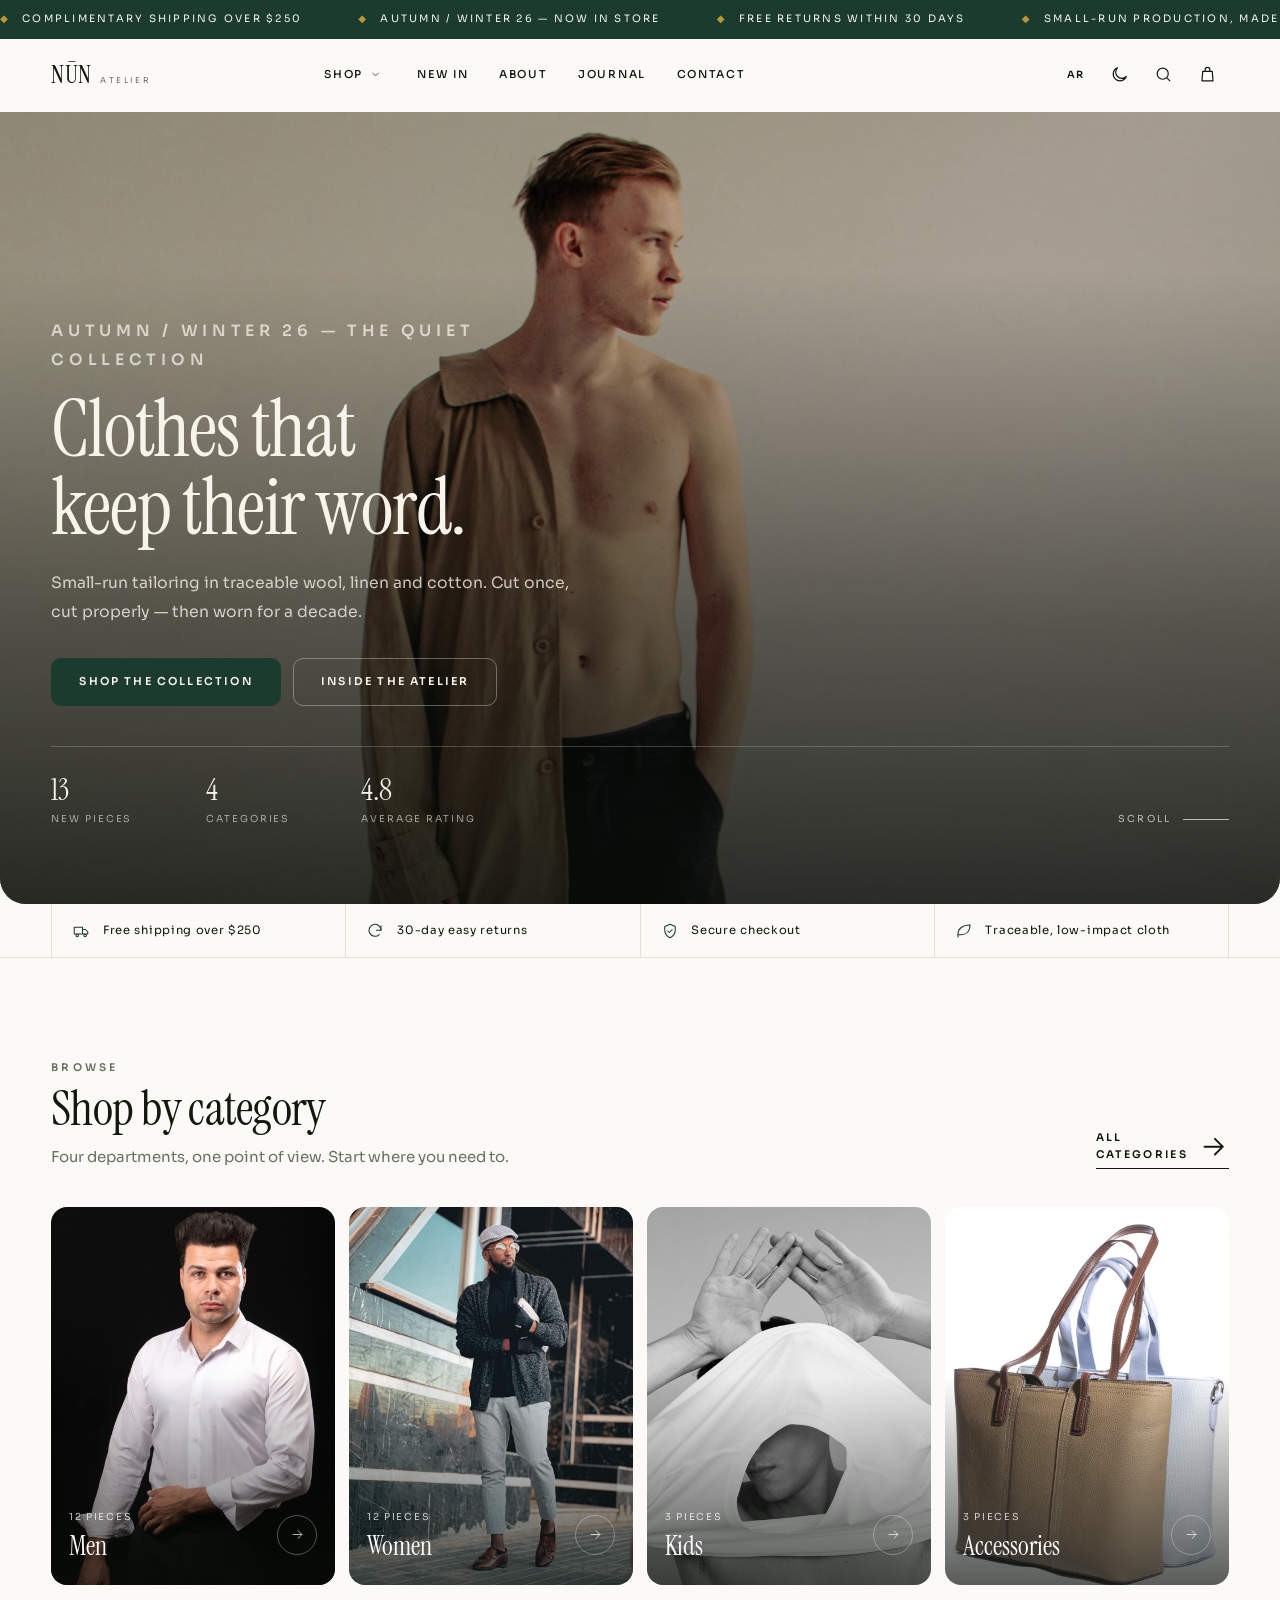
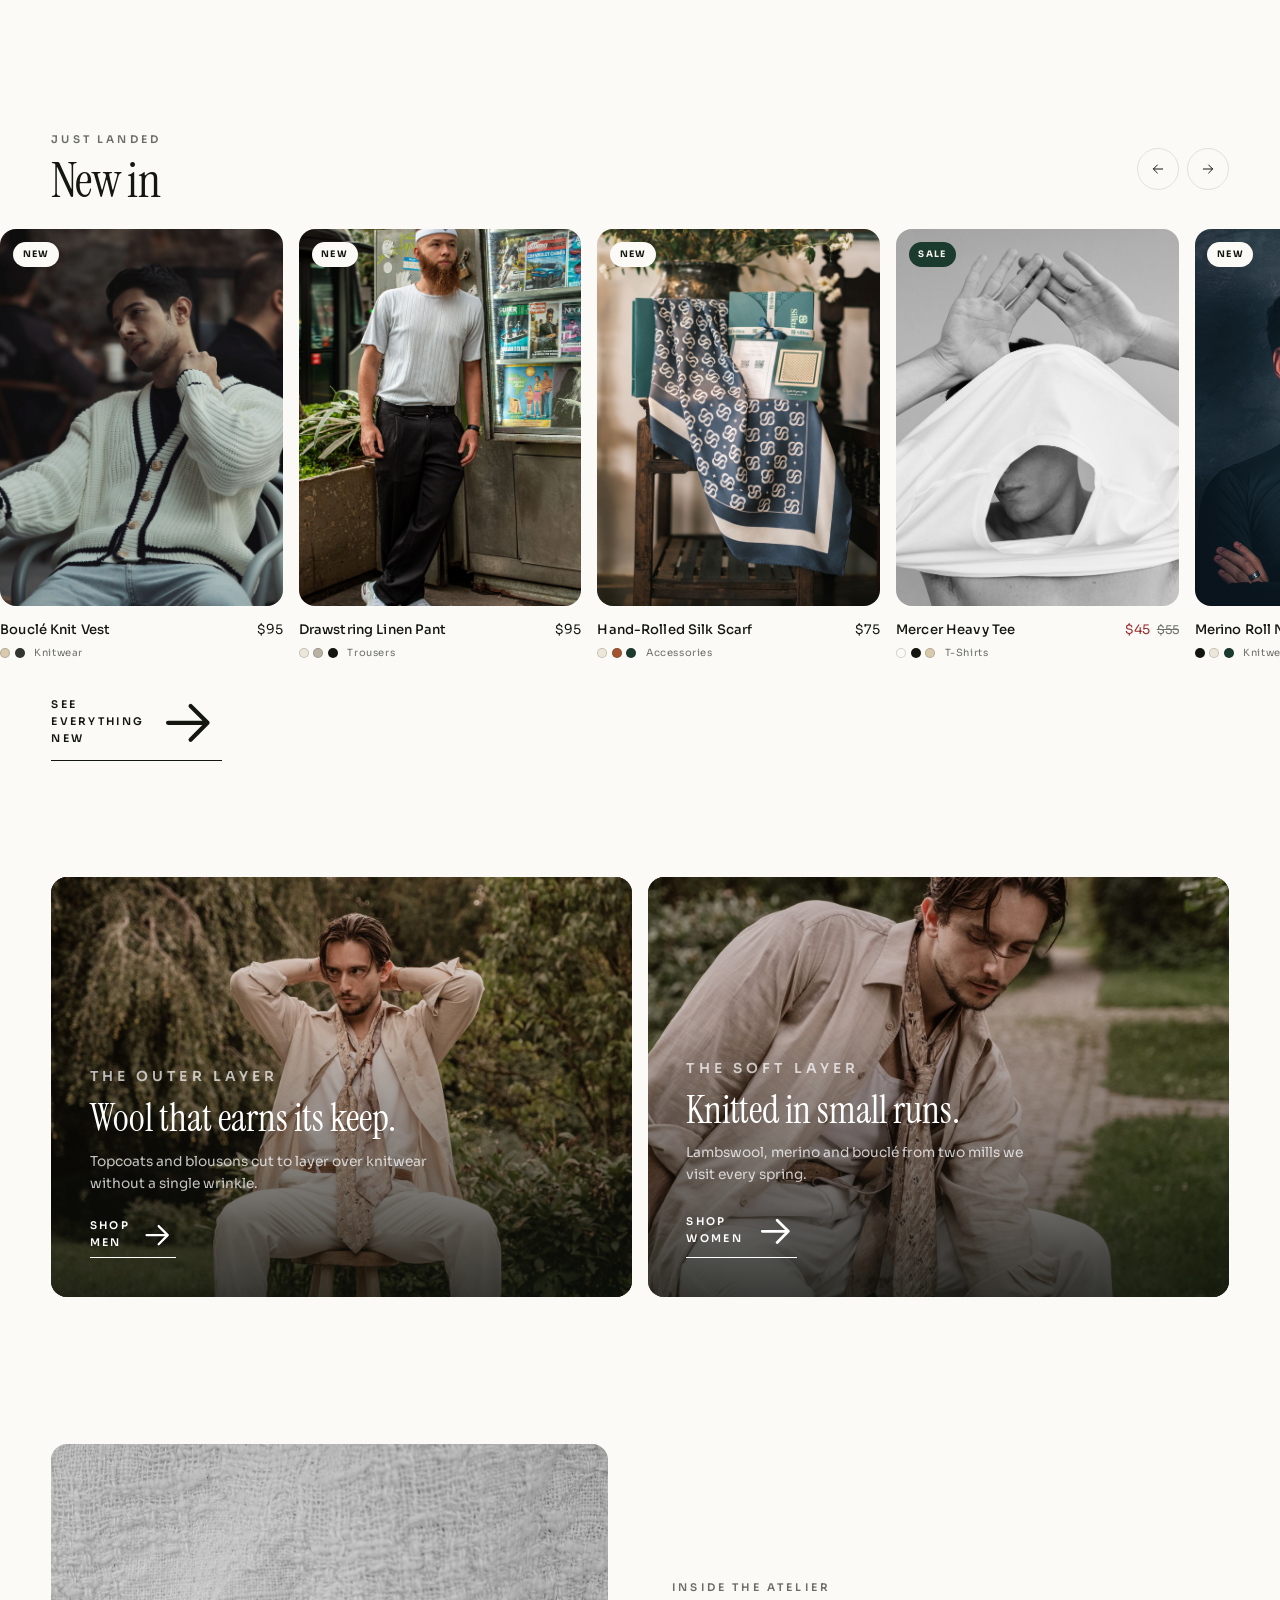
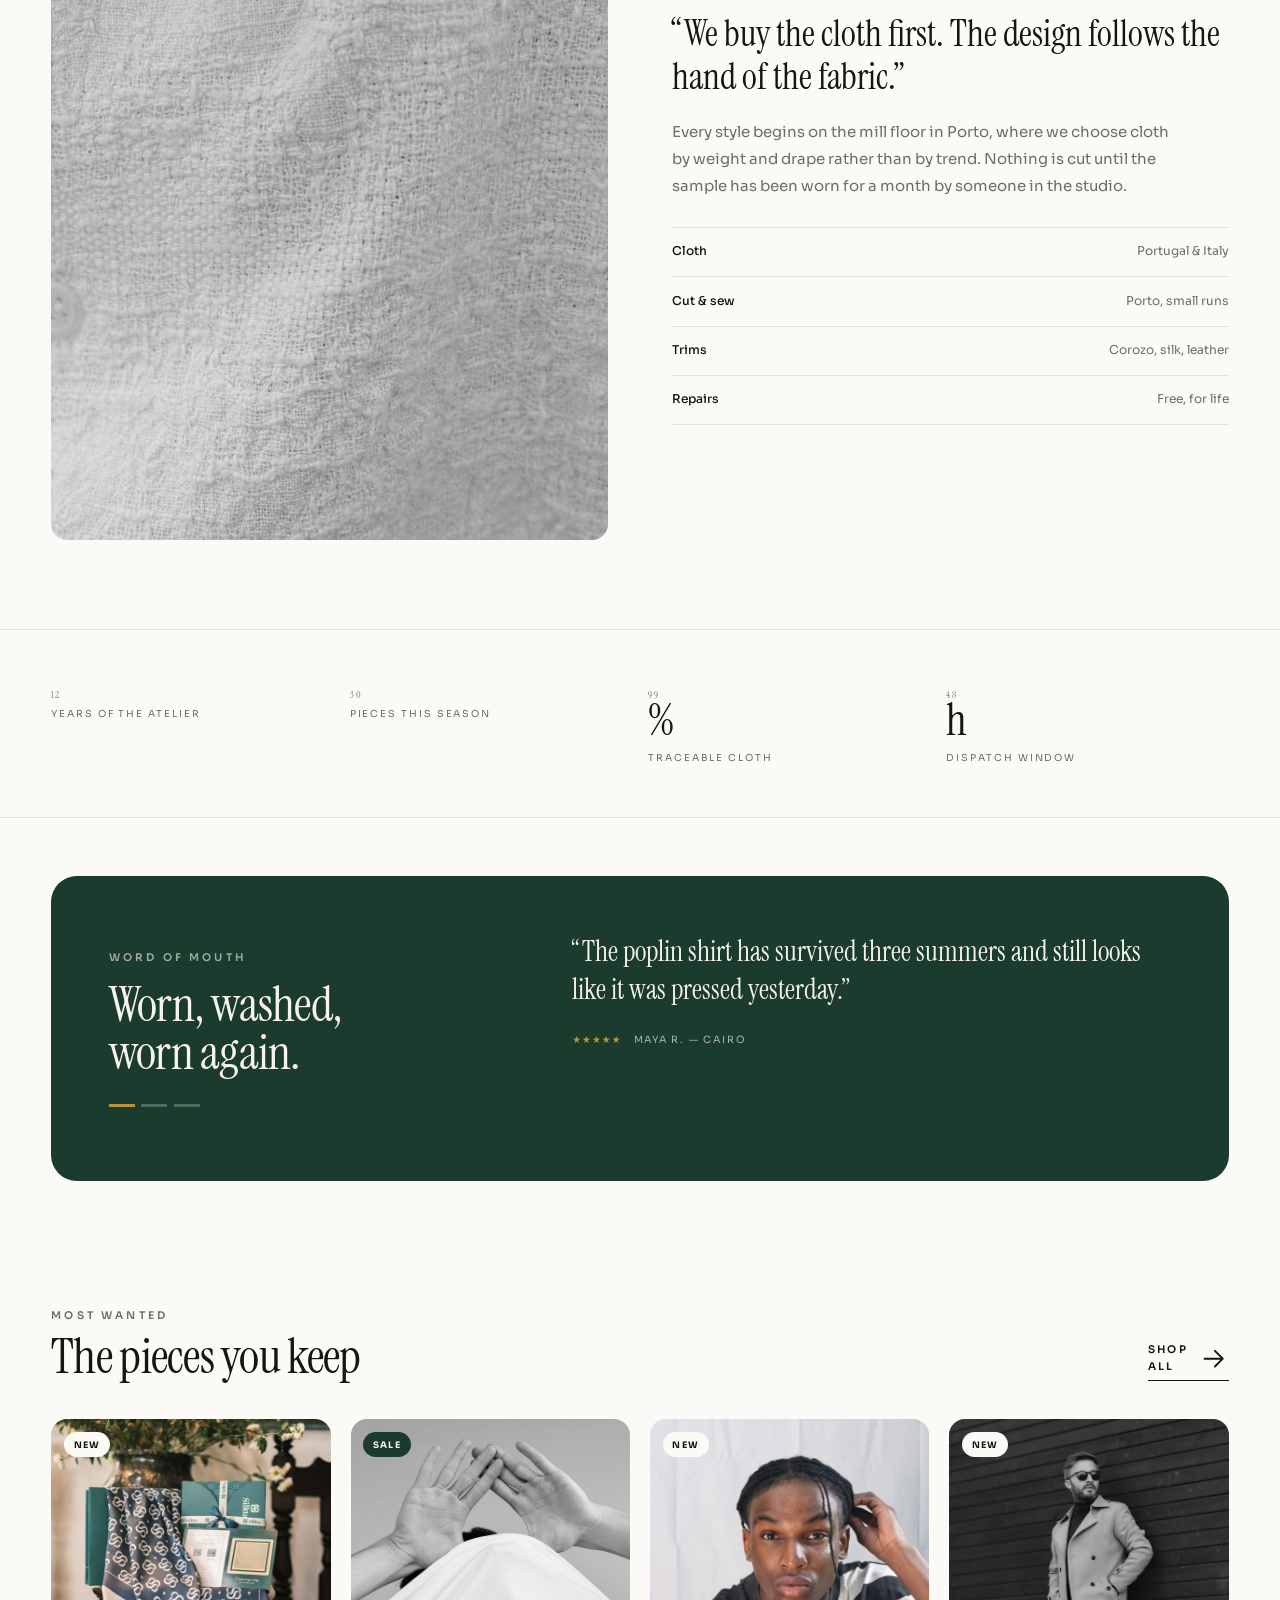
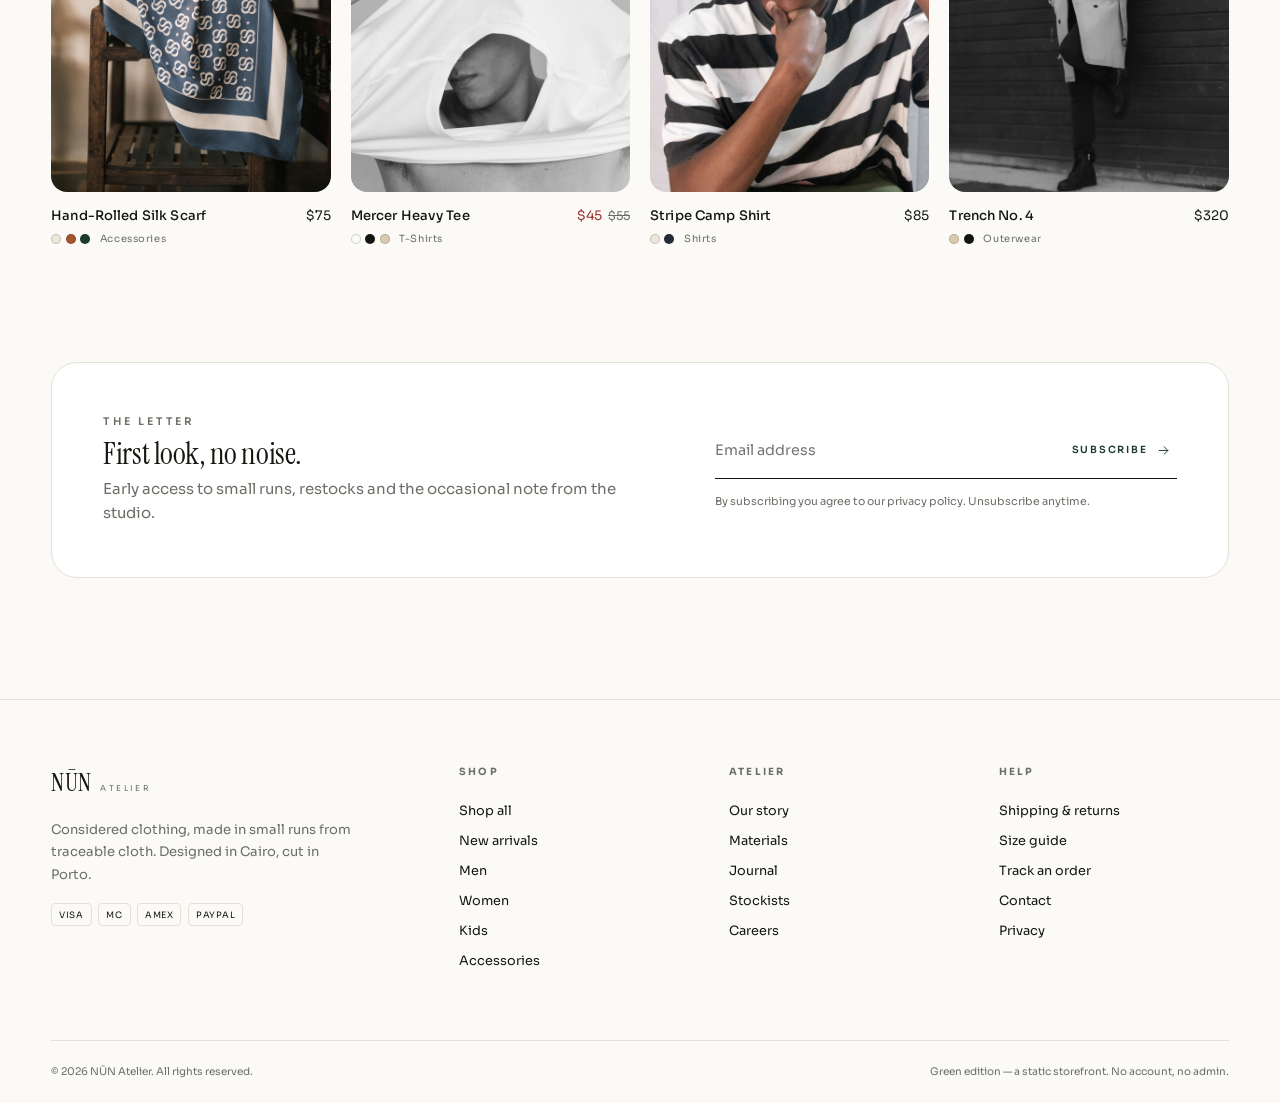
<file: index.html>
<!DOCTYPE html>
<html lang="en" dir="ltr">
  <head>
    <meta charset="utf-8" />
    <meta name="viewport" content="width=device-width, initial-scale=1" />
    <meta name="theme-color" content="#1b3b2f" />
    <link rel="icon" href="assets/img/favicon.svg" type="image/svg+xml" />
    <title>NŪN Atelier — Considered clothing, made in small runs</title>
    <meta
      name="description"
      content="Small-run tailoring in traceable wool, linen and cotton. A green edition storefront: shop men, women, kids and accessories."
    />
    <link rel="preconnect" href="https://fonts.googleapis.com" />
    <link rel="preconnect" href="https://fonts.gstatic.com" crossorigin />
    <link
      href="https://fonts.googleapis.com/css2?family=Amiri:ital,wght@0,400;0,700;1,400&family=IBM+Plex+Sans+Arabic:wght@300;400;500;600&family=Instrument+Serif:ital@0;1&family=Sora:wght@300;400;500;600;700&display=swap"
      rel="stylesheet"
    />
    <link rel="stylesheet" href="assets/css/style.css" />
    <script>
      (function () {
        var root = document.documentElement;
        try {
          var t = localStorage.getItem("nun.theme");
          if (t !== "dark" && t !== "light") {
            t = window.matchMedia && window.matchMedia("(prefers-color-scheme: dark)").matches ? "dark" : "light";
          }
          root.setAttribute("data-theme", t);
        } catch (e) {
          root.setAttribute("data-theme", "light");
        }
        try {
          if (localStorage.getItem("nun.lang") === "ar") {
            root.lang = "ar";
            root.dir = "rtl";
          }
        } catch (e) {}
      })();
    </script>
  </head>
  <body data-page="home">
    <a class="sr-only" href="#app">Skip to content</a>
    <div id="siteHeaderMount"></div>
    <main id="app"></main>
    <div id="siteFooterMount"></div>
    <noscript>
      <p style="padding: 2rem; font-family: sans-serif">
        This storefront needs JavaScript to render the collection. Enable it and reload.
      </p>
    </noscript>
    <script src="assets/js/data.js" defer></script>
    <script src="assets/js/i18n-ar.js" defer></script>
    <script src="assets/js/app.js" defer></script>
  </body>
</html>
</file>
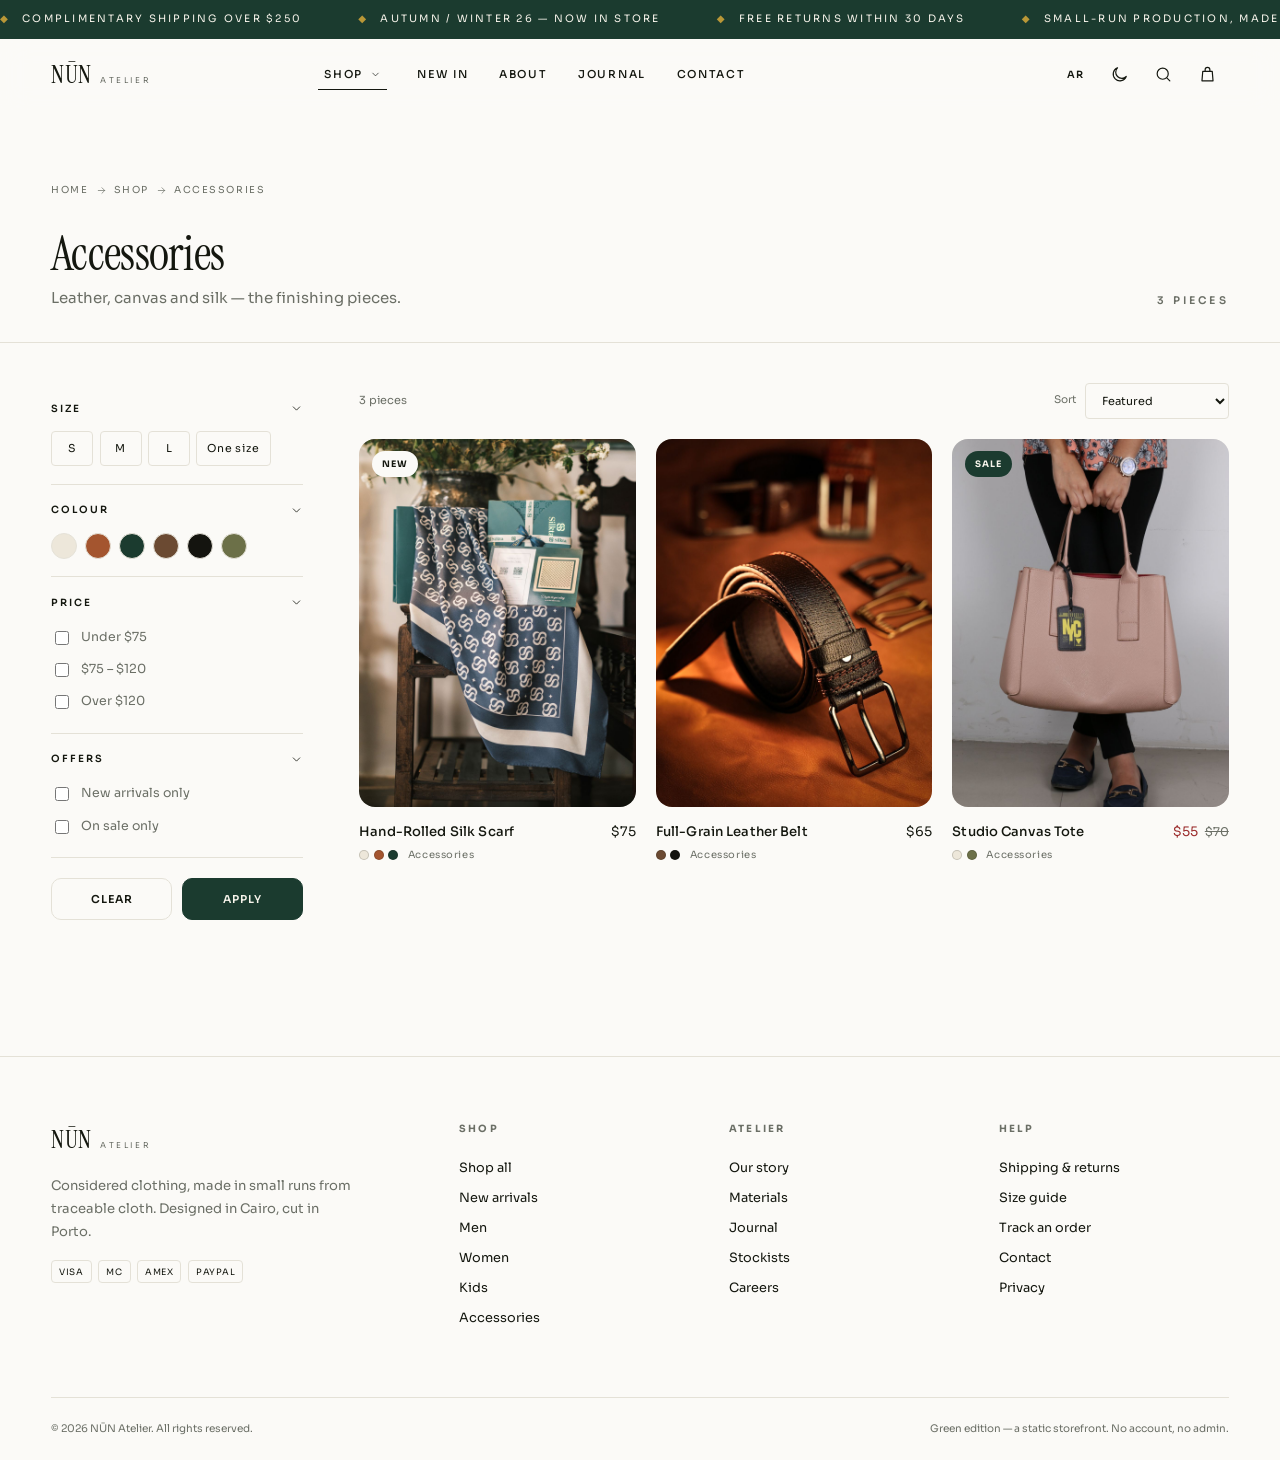
<file: accessories.html>
<!DOCTYPE html>
<html lang="en" dir="ltr">
  <head>
    <meta charset="utf-8" />
    <meta name="viewport" content="width=device-width, initial-scale=1" />
    <meta name="theme-color" content="#1b3b2f" />
    <link rel="icon" href="assets/img/favicon.svg" type="image/svg+xml" />
    <title>Accessories — NŪN Atelier</title>
    <meta
      name="description"
      content="NŪN Atelier Accessories: leather, canvas and silk pieces that finish the outfit. Filter by colour and price."
    />
    <link rel="preconnect" href="https://fonts.googleapis.com" />
    <link rel="preconnect" href="https://fonts.gstatic.com" crossorigin />
    <link
      href="https://fonts.googleapis.com/css2?family=Amiri:ital,wght@0,400;0,700;1,400&family=IBM+Plex+Sans+Arabic:wght@300;400;500;600&family=Instrument+Serif:ital@0;1&family=Sora:wght@300;400;500;600;700&display=swap"
      rel="stylesheet"
    />
    <link rel="stylesheet" href="assets/css/style.css" />
    <script>
      (function () {
        var root = document.documentElement;
        try {
          var t = localStorage.getItem("nun.theme");
          if (t !== "dark" && t !== "light") {
            t = window.matchMedia && window.matchMedia("(prefers-color-scheme: dark)").matches ? "dark" : "light";
          }
          root.setAttribute("data-theme", t);
        } catch (e) {
          root.setAttribute("data-theme", "light");
        }
        try {
          if (localStorage.getItem("nun.lang") === "ar") {
            root.lang = "ar";
            root.dir = "rtl";
          }
        } catch (e) {}
      })();
    </script>
  </head>
  <body data-page="category" data-category="accessories">
    <a class="sr-only" href="#app">Skip to content</a>
    <div id="siteHeaderMount"></div>
    <main id="app"></main>
    <div id="siteFooterMount"></div>
    <noscript>
      <p style="padding: 2rem; font-family: sans-serif">
        This storefront needs JavaScript to render the collection. Enable it and reload.
      </p>
    </noscript>
    <script src="assets/js/data.js" defer></script>
    <script src="assets/js/i18n-ar.js" defer></script>
    <script src="assets/js/app.js" defer></script>
  </body>
</html>
</file>
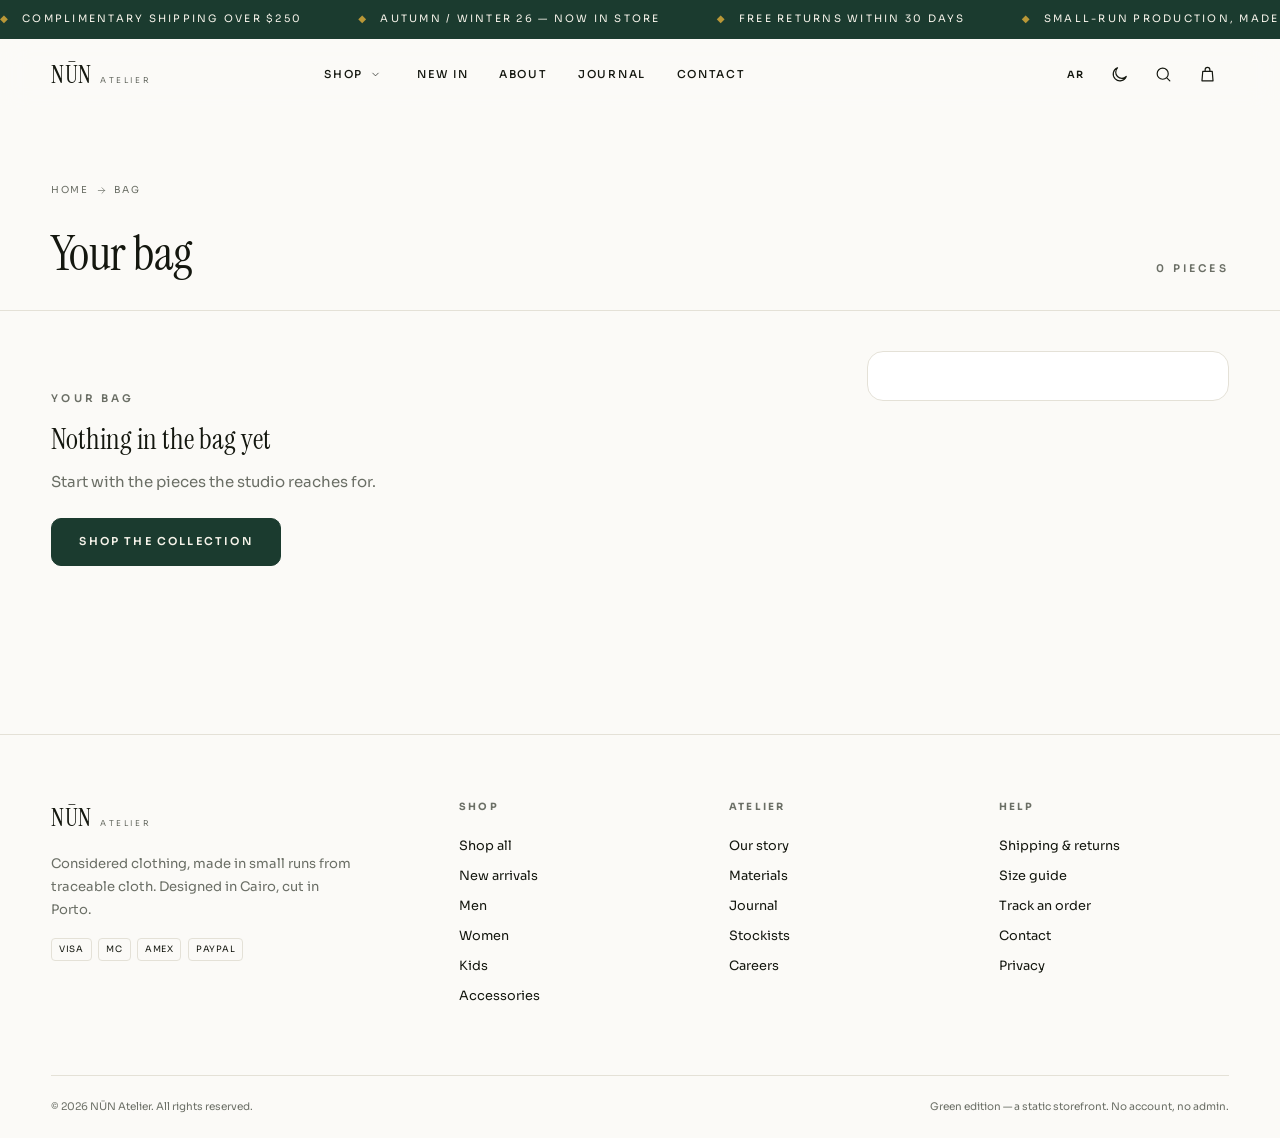
<file: cart.html>
<!DOCTYPE html>
<html lang="en" dir="ltr">
  <head>
    <meta charset="utf-8" />
    <meta name="viewport" content="width=device-width, initial-scale=1" />
    <meta name="theme-color" content="#1b3b2f" />
    <link rel="icon" href="assets/img/favicon.svg" type="image/svg+xml" />
    <title>Your bag — NŪN Atelier</title>
    <meta name="description" content="Review your bag, apply a coupon and complete your NŪN Atelier order." />
    <link rel="preconnect" href="https://fonts.googleapis.com" />
    <link rel="preconnect" href="https://fonts.gstatic.com" crossorigin />
    <link
      href="https://fonts.googleapis.com/css2?family=Amiri:ital,wght@0,400;0,700;1,400&family=IBM+Plex+Sans+Arabic:wght@300;400;500;600&family=Instrument+Serif:ital@0;1&family=Sora:wght@300;400;500;600;700&display=swap"
      rel="stylesheet"
    />
    <link rel="stylesheet" href="assets/css/style.css" />
    <script>
      (function () {
        var root = document.documentElement;
        try {
          var t = localStorage.getItem("nun.theme");
          if (t !== "dark" && t !== "light") {
            t = window.matchMedia && window.matchMedia("(prefers-color-scheme: dark)").matches ? "dark" : "light";
          }
          root.setAttribute("data-theme", t);
        } catch (e) {
          root.setAttribute("data-theme", "light");
        }
        try {
          if (localStorage.getItem("nun.lang") === "ar") {
            root.lang = "ar";
            root.dir = "rtl";
          }
        } catch (e) {}
      })();
    </script>
  </head>
  <body data-page="cart">
    <a class="sr-only" href="#app">Skip to content</a>
    <div id="siteHeaderMount"></div>
    <main id="app"></main>
    <div id="siteFooterMount"></div>
    <noscript>
      <p style="padding: 2rem; font-family: sans-serif">
        This storefront needs JavaScript to render the collection. Enable it and reload.
      </p>
    </noscript>
    <script src="assets/js/data.js" defer></script>
    <script src="assets/js/i18n-ar.js" defer></script>
    <script src="assets/js/app.js" defer></script>
  </body>
</html>
</file>
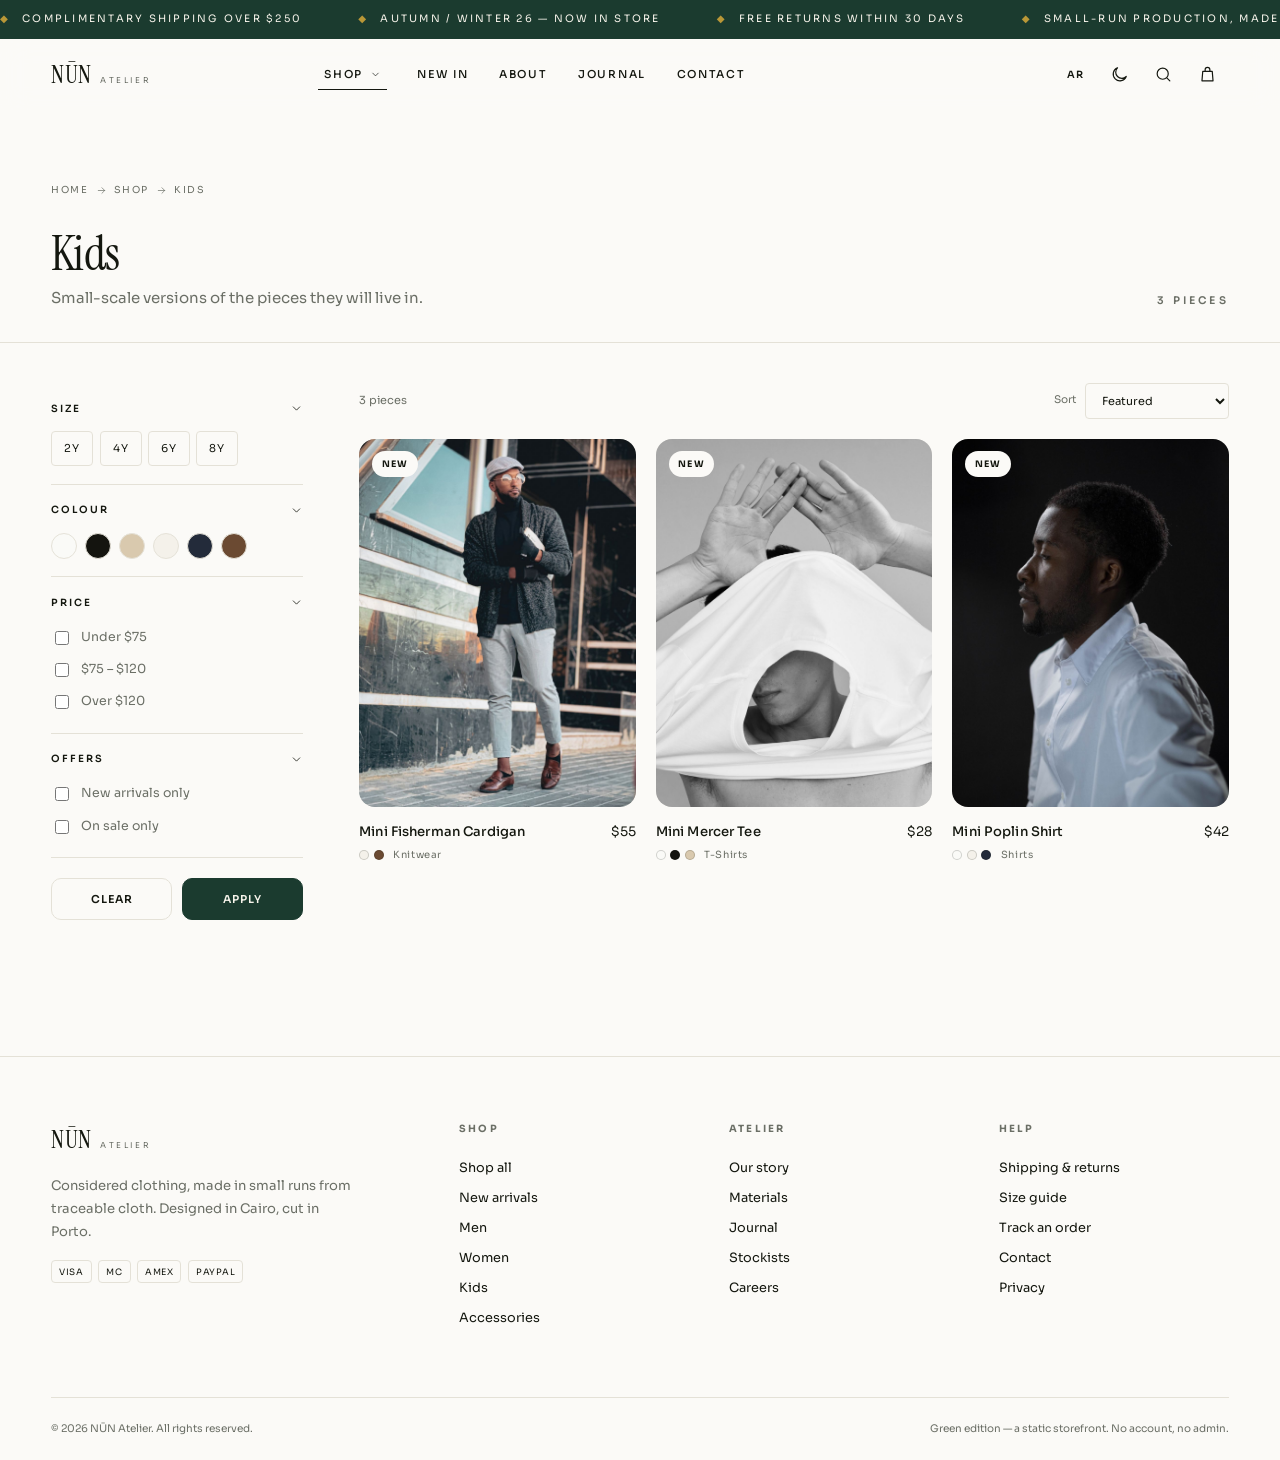
<file: kids.html>
<!DOCTYPE html>
<html lang="en" dir="ltr">
  <head>
    <meta charset="utf-8" />
    <meta name="viewport" content="width=device-width, initial-scale=1" />
    <meta name="theme-color" content="#1b3b2f" />
    <link rel="icon" href="assets/img/favicon.svg" type="image/svg+xml" />
    <title>Kids — NŪN Atelier</title>
    <meta
      name="description"
      content="NŪN Atelier Kids: small-scale tees, shirts and knitwear in the same traceable cloth. Sizes 2Y to 8Y."
    />
    <link rel="preconnect" href="https://fonts.googleapis.com" />
    <link rel="preconnect" href="https://fonts.gstatic.com" crossorigin />
    <link
      href="https://fonts.googleapis.com/css2?family=Amiri:ital,wght@0,400;0,700;1,400&family=IBM+Plex+Sans+Arabic:wght@300;400;500;600&family=Instrument+Serif:ital@0;1&family=Sora:wght@300;400;500;600;700&display=swap"
      rel="stylesheet"
    />
    <link rel="stylesheet" href="assets/css/style.css" />
    <script>
      (function () {
        var root = document.documentElement;
        try {
          var t = localStorage.getItem("nun.theme");
          if (t !== "dark" && t !== "light") {
            t = window.matchMedia && window.matchMedia("(prefers-color-scheme: dark)").matches ? "dark" : "light";
          }
          root.setAttribute("data-theme", t);
        } catch (e) {
          root.setAttribute("data-theme", "light");
        }
        try {
          if (localStorage.getItem("nun.lang") === "ar") {
            root.lang = "ar";
            root.dir = "rtl";
          }
        } catch (e) {}
      })();
    </script>
  </head>
  <body data-page="category" data-category="kids">
    <a class="sr-only" href="#app">Skip to content</a>
    <div id="siteHeaderMount"></div>
    <main id="app"></main>
    <div id="siteFooterMount"></div>
    <noscript>
      <p style="padding: 2rem; font-family: sans-serif">
        This storefront needs JavaScript to render the collection. Enable it and reload.
      </p>
    </noscript>
    <script src="assets/js/data.js" defer></script>
    <script src="assets/js/i18n-ar.js" defer></script>
    <script src="assets/js/app.js" defer></script>
  </body>
</html>
</file>
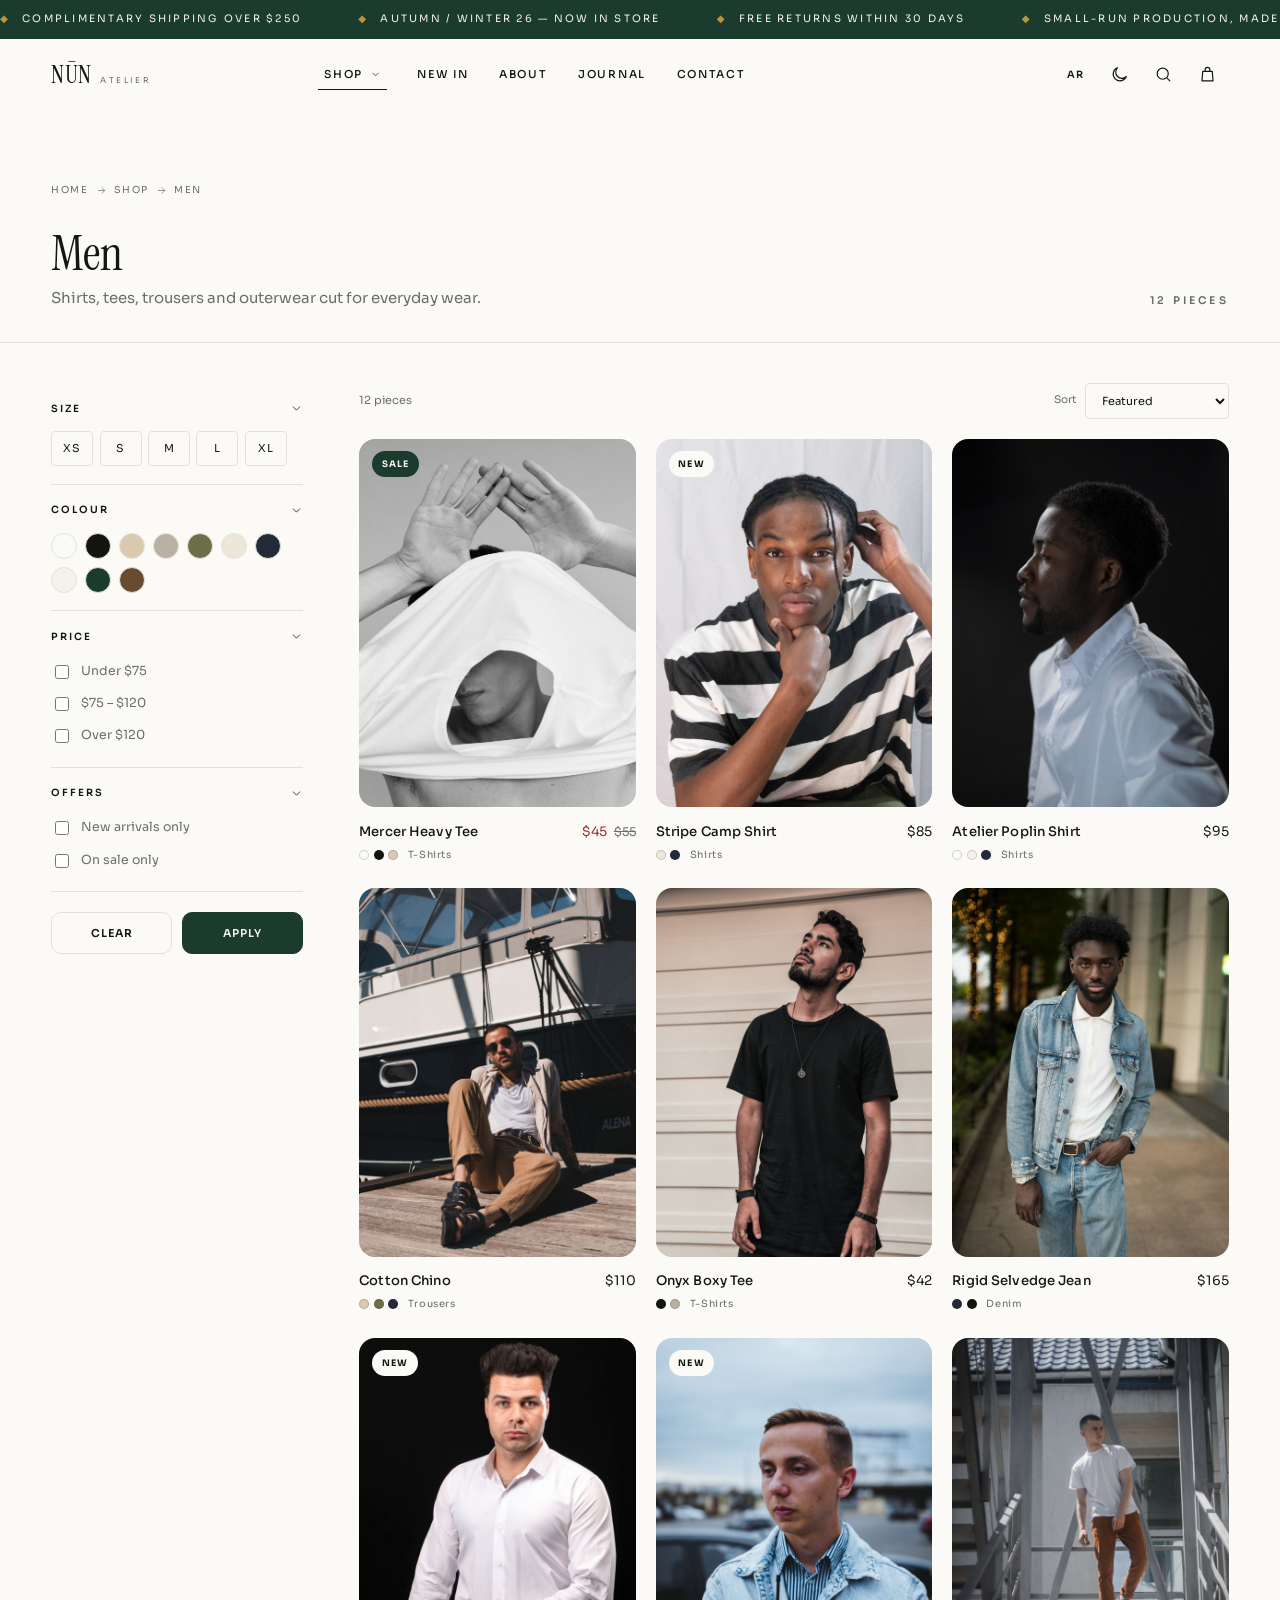
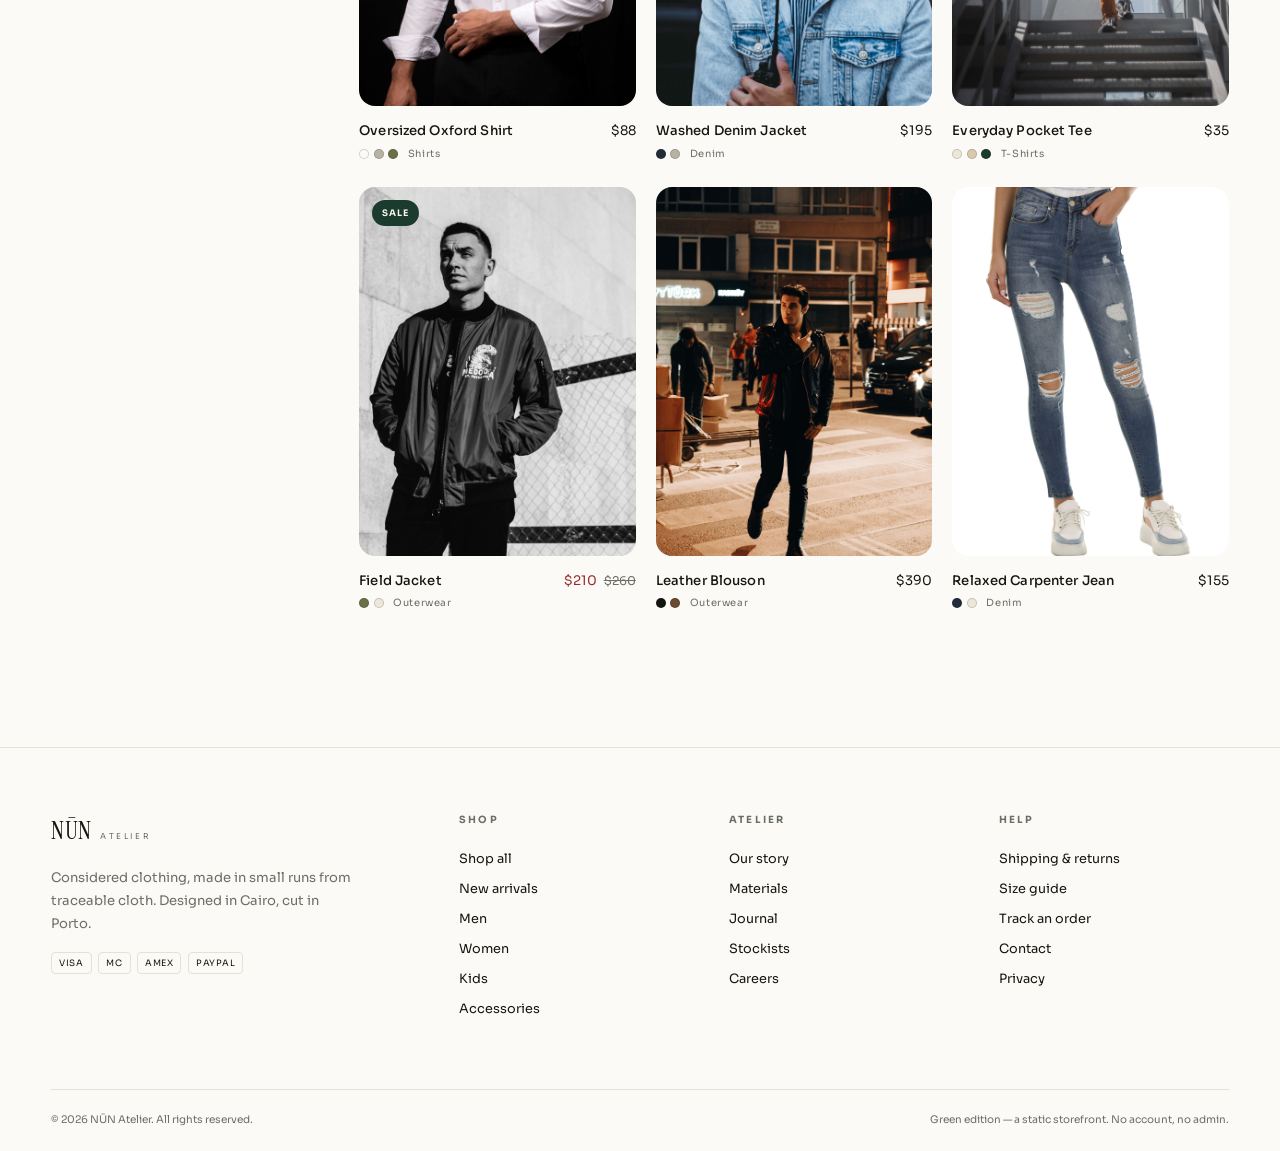
<file: men.html>
<!DOCTYPE html>
<html lang="en" dir="ltr">
  <head>
    <meta charset="utf-8" />
    <meta name="viewport" content="width=device-width, initial-scale=1" />
    <meta name="theme-color" content="#1b3b2f" />
    <link rel="icon" href="assets/img/favicon.svg" type="image/svg+xml" />
    <title>Men — NŪN Atelier</title>
    <meta
      name="description"
      content="NŪN Atelier Men: shirts, tees, trousers and outerwear in traceable cloth. Filter by size, colour and price."
    />
    <link rel="preconnect" href="https://fonts.googleapis.com" />
    <link rel="preconnect" href="https://fonts.gstatic.com" crossorigin />
    <link
      href="https://fonts.googleapis.com/css2?family=Amiri:ital,wght@0,400;0,700;1,400&family=IBM+Plex+Sans+Arabic:wght@300;400;500;600&family=Instrument+Serif:ital@0;1&family=Sora:wght@300;400;500;600;700&display=swap"
      rel="stylesheet"
    />
    <link rel="stylesheet" href="assets/css/style.css" />
    <script>
      (function () {
        var root = document.documentElement;
        try {
          var t = localStorage.getItem("nun.theme");
          if (t !== "dark" && t !== "light") {
            t = window.matchMedia && window.matchMedia("(prefers-color-scheme: dark)").matches ? "dark" : "light";
          }
          root.setAttribute("data-theme", t);
        } catch (e) {
          root.setAttribute("data-theme", "light");
        }
        try {
          if (localStorage.getItem("nun.lang") === "ar") {
            root.lang = "ar";
            root.dir = "rtl";
          }
        } catch (e) {}
      })();
    </script>
  </head>
  <body data-page="category" data-category="men">
    <a class="sr-only" href="#app">Skip to content</a>
    <div id="siteHeaderMount"></div>
    <main id="app"></main>
    <div id="siteFooterMount"></div>
    <noscript>
      <p style="padding: 2rem; font-family: sans-serif">
        This storefront needs JavaScript to render the collection. Enable it and reload.
      </p>
    </noscript>
    <script src="assets/js/data.js" defer></script>
    <script src="assets/js/i18n-ar.js" defer></script>
    <script src="assets/js/app.js" defer></script>
  </body>
</html>
</file>
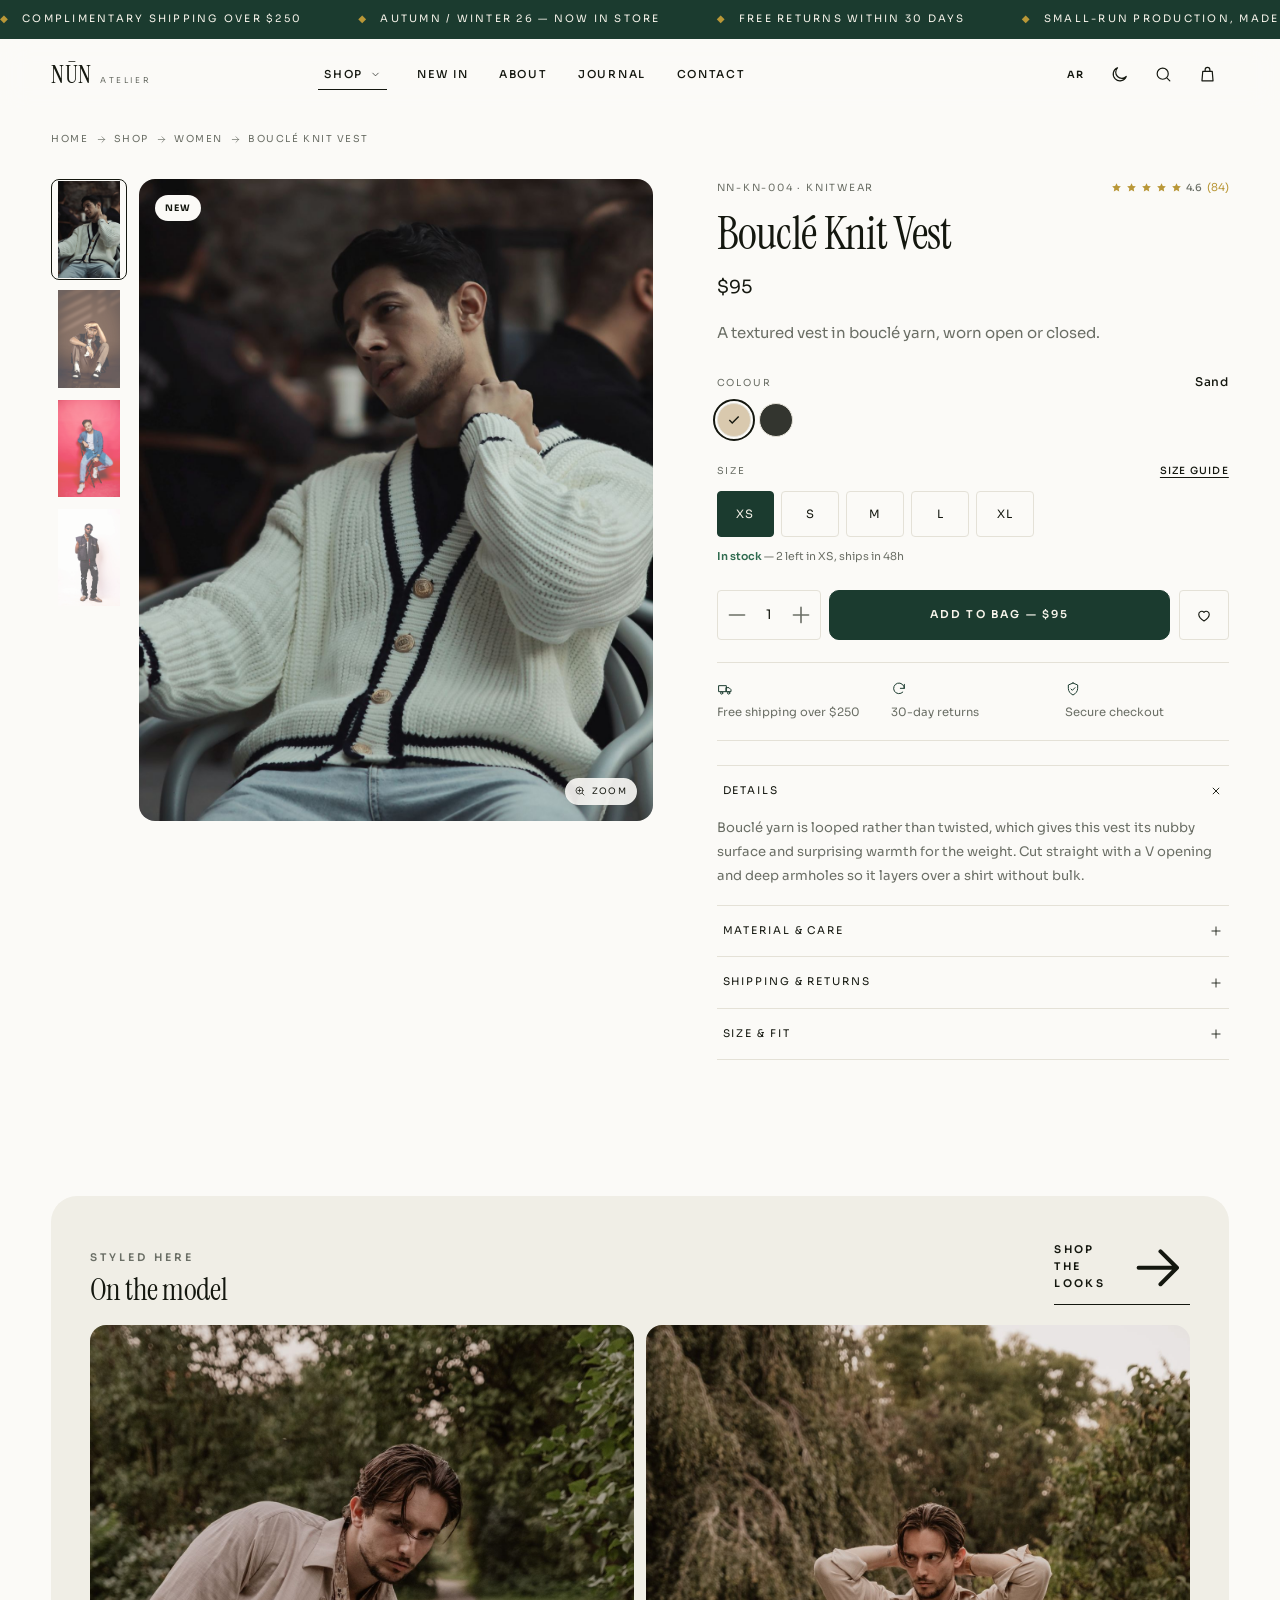
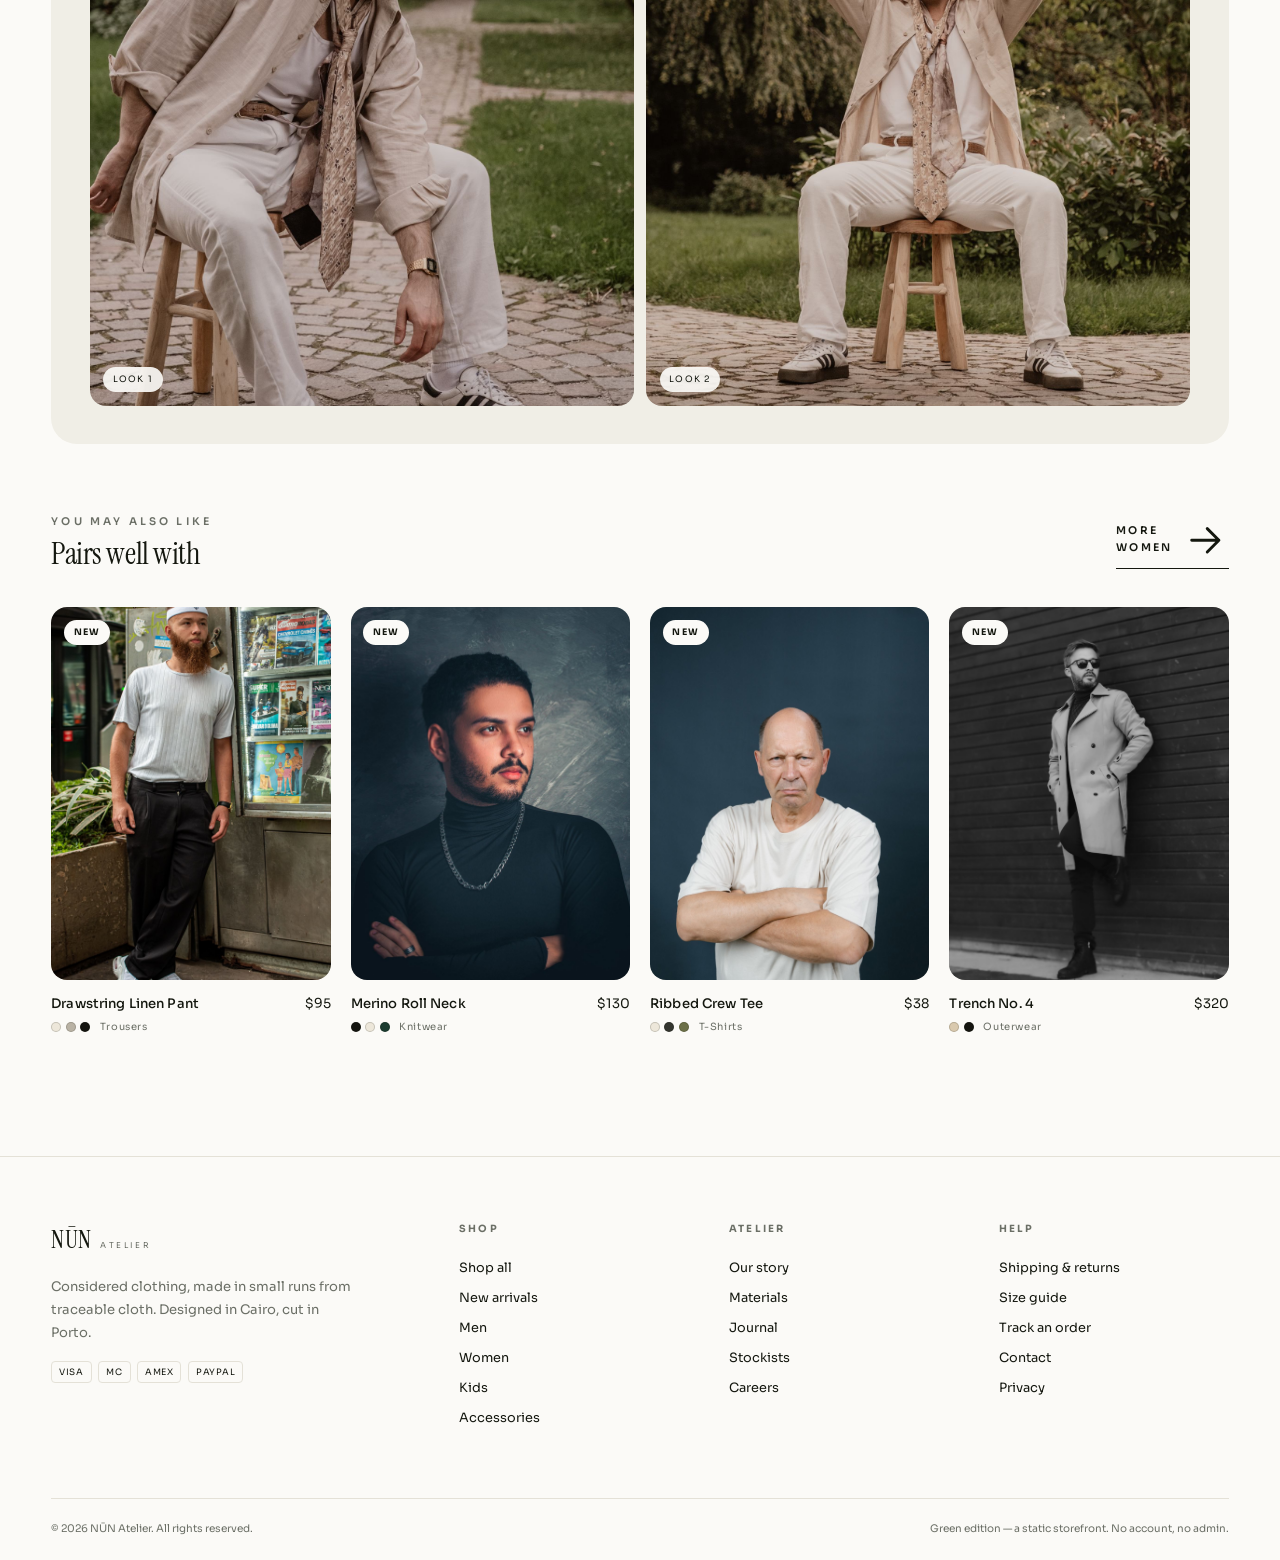
<file: product.html>
<!DOCTYPE html>
<html lang="en" dir="ltr">
  <head>
    <meta charset="utf-8" />
    <meta name="viewport" content="width=device-width, initial-scale=1" />
    <meta name="theme-color" content="#1b3b2f" />
    <link rel="icon" href="assets/img/favicon.svg" type="image/svg+xml" />
    <title>Piece — NŪN Atelier</title>
    <meta
      name="description"
      content="Details, cloth and fit for every NŪN Atelier piece. Small-run production, free shipping over $250 and 30-day returns."
    />
    <link rel="preconnect" href="https://fonts.googleapis.com" />
    <link rel="preconnect" href="https://fonts.gstatic.com" crossorigin />
    <link
      href="https://fonts.googleapis.com/css2?family=Amiri:ital,wght@0,400;0,700;1,400&family=IBM+Plex+Sans+Arabic:wght@300;400;500;600&family=Instrument+Serif:ital@0;1&family=Sora:wght@300;400;500;600;700&display=swap"
      rel="stylesheet"
    />
    <link rel="stylesheet" href="assets/css/style.css" />
    <script>
      (function () {
        var root = document.documentElement;
        try {
          var t = localStorage.getItem("nun.theme");
          if (t !== "dark" && t !== "light") {
            t = window.matchMedia && window.matchMedia("(prefers-color-scheme: dark)").matches ? "dark" : "light";
          }
          root.setAttribute("data-theme", t);
        } catch (e) {
          root.setAttribute("data-theme", "light");
        }
        try {
          if (localStorage.getItem("nun.lang") === "ar") {
            root.lang = "ar";
            root.dir = "rtl";
          }
        } catch (e) {}
      })();
    </script>
  </head>
  <body data-page="product">
    <a class="sr-only" href="#app">Skip to content</a>
    <div id="siteHeaderMount"></div>
    <main id="app"></main>
    <div id="siteFooterMount"></div>
    <noscript>
      <p style="padding: 2rem; font-family: sans-serif">
        This storefront needs JavaScript to render the collection. Enable it and reload.
      </p>
    </noscript>
    <script src="assets/js/data.js" defer></script>
    <script src="assets/js/i18n-ar.js" defer></script>
    <script src="assets/js/app.js" defer></script>
  </body>
</html>
</file>
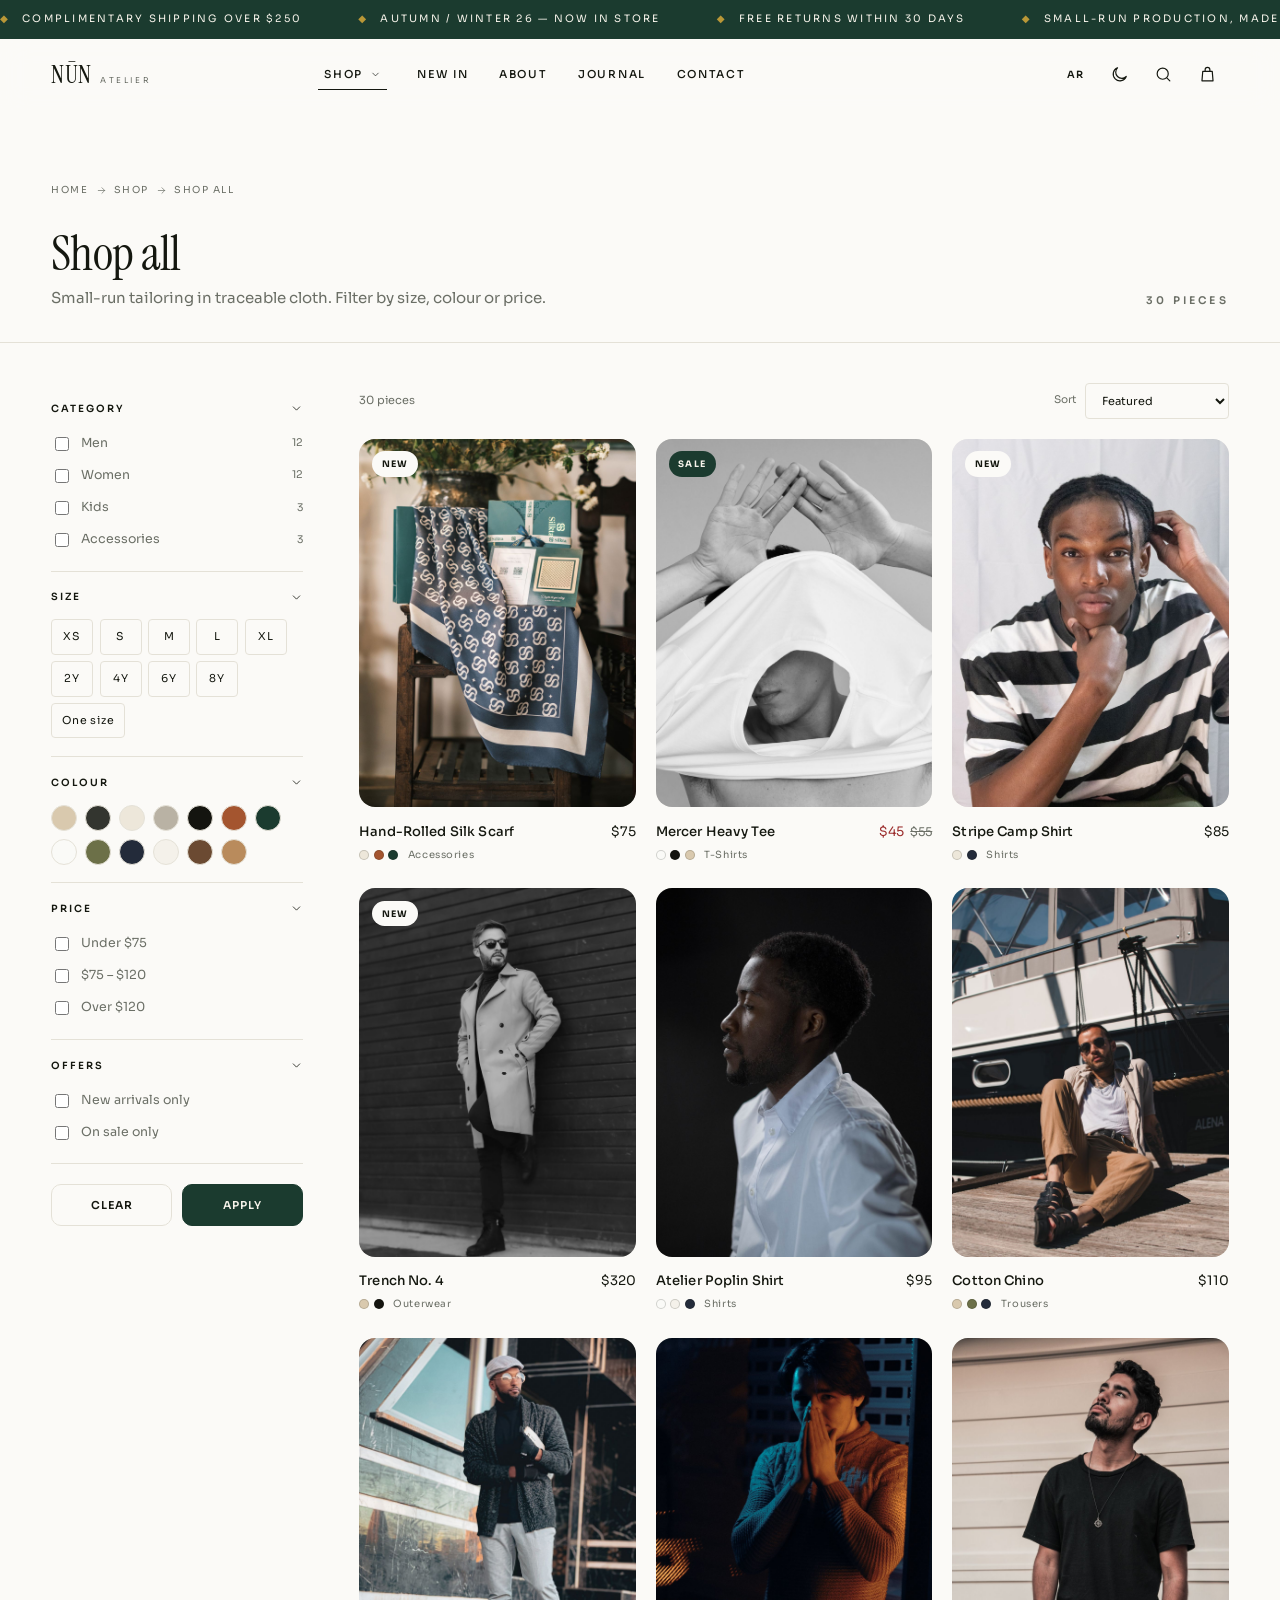
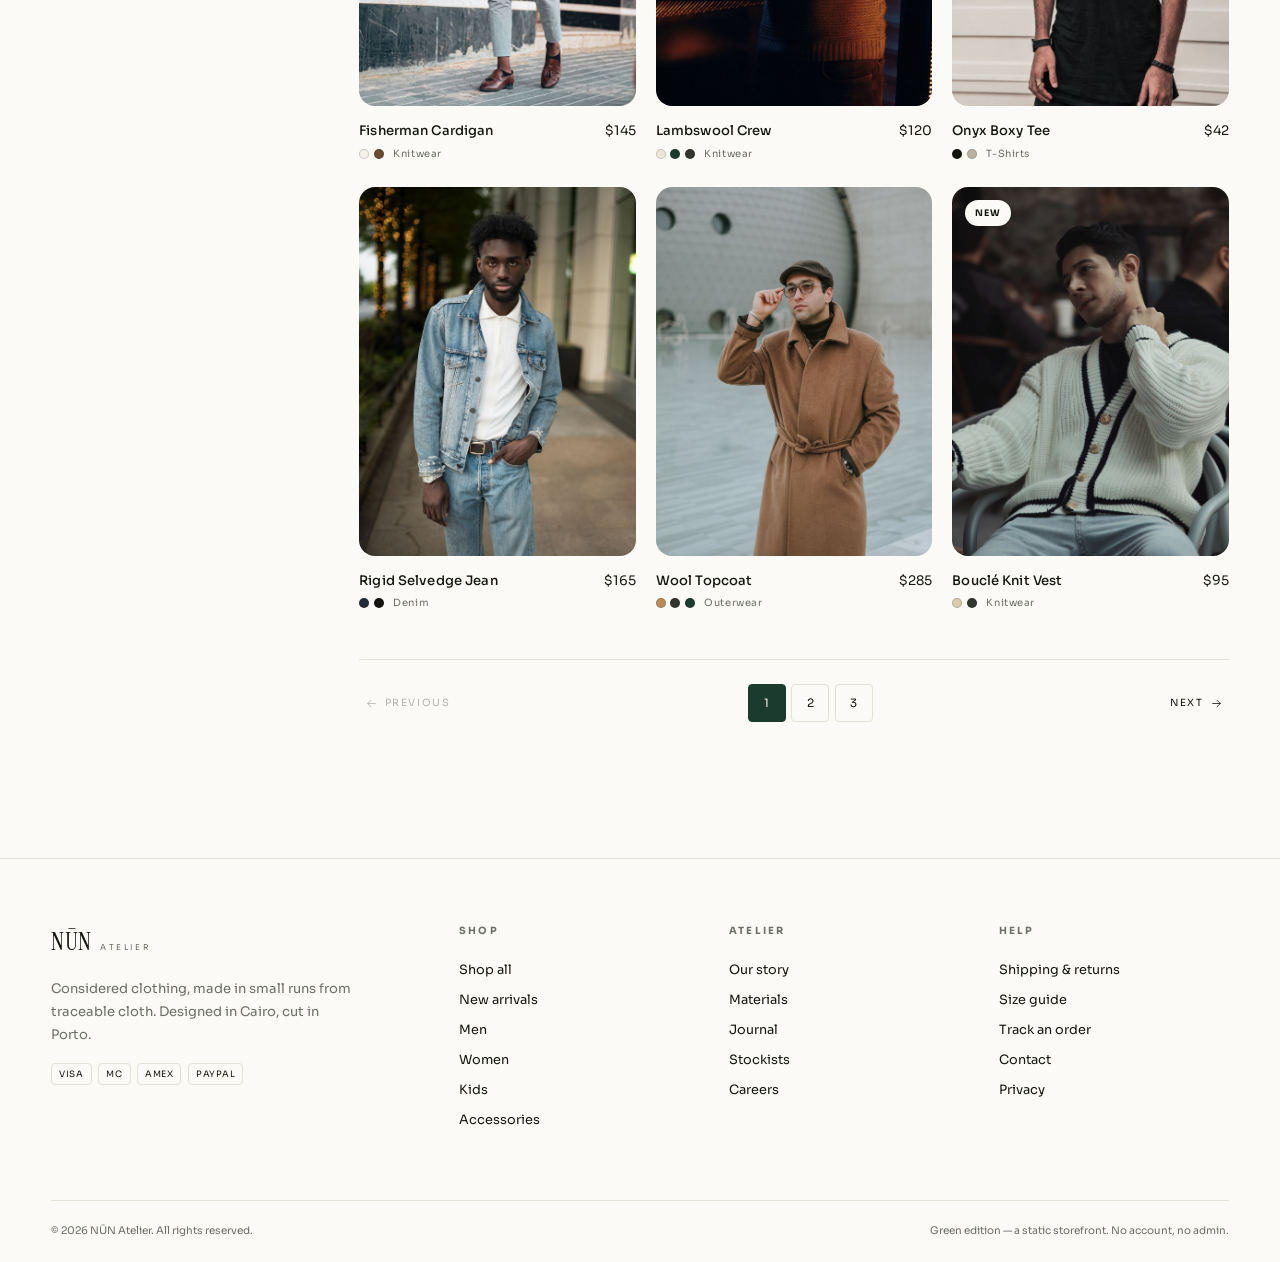
<file: shop.html>
<!DOCTYPE html>
<html lang="en" dir="ltr">
  <head>
    <meta charset="utf-8" />
    <meta name="viewport" content="width=device-width, initial-scale=1" />
    <meta name="theme-color" content="#1b3b2f" />
    <link rel="icon" href="assets/img/favicon.svg" type="image/svg+xml" />
    <title>Shop all — NŪN Atelier</title>
    <meta
      name="description"
      content="Shop every NŪN Atelier piece across men, women, kids and accessories. Filter by size, colour and price."
    />
    <link rel="preconnect" href="https://fonts.googleapis.com" />
    <link rel="preconnect" href="https://fonts.gstatic.com" crossorigin />
    <link
      href="https://fonts.googleapis.com/css2?family=Amiri:ital,wght@0,400;0,700;1,400&family=IBM+Plex+Sans+Arabic:wght@300;400;500;600&family=Instrument+Serif:ital@0;1&family=Sora:wght@300;400;500;600;700&display=swap"
      rel="stylesheet"
    />
    <link rel="stylesheet" href="assets/css/style.css" />
    <script>
      (function () {
        var root = document.documentElement;
        try {
          var t = localStorage.getItem("nun.theme");
          if (t !== "dark" && t !== "light") {
            t = window.matchMedia && window.matchMedia("(prefers-color-scheme: dark)").matches ? "dark" : "light";
          }
          root.setAttribute("data-theme", t);
        } catch (e) {
          root.setAttribute("data-theme", "light");
        }
        try {
          if (localStorage.getItem("nun.lang") === "ar") {
            root.lang = "ar";
            root.dir = "rtl";
          }
        } catch (e) {}
      })();
    </script>
  </head>
  <body data-page="shop">
    <a class="sr-only" href="#app">Skip to content</a>
    <div id="siteHeaderMount"></div>
    <main id="app"></main>
    <div id="siteFooterMount"></div>
    <noscript>
      <p style="padding: 2rem; font-family: sans-serif">
        This storefront needs JavaScript to render the collection. Enable it and reload.
      </p>
    </noscript>
    <script src="assets/js/data.js" defer></script>
    <script src="assets/js/i18n-ar.js" defer></script>
    <script src="assets/js/app.js" defer></script>
  </body>
</html>
</file>
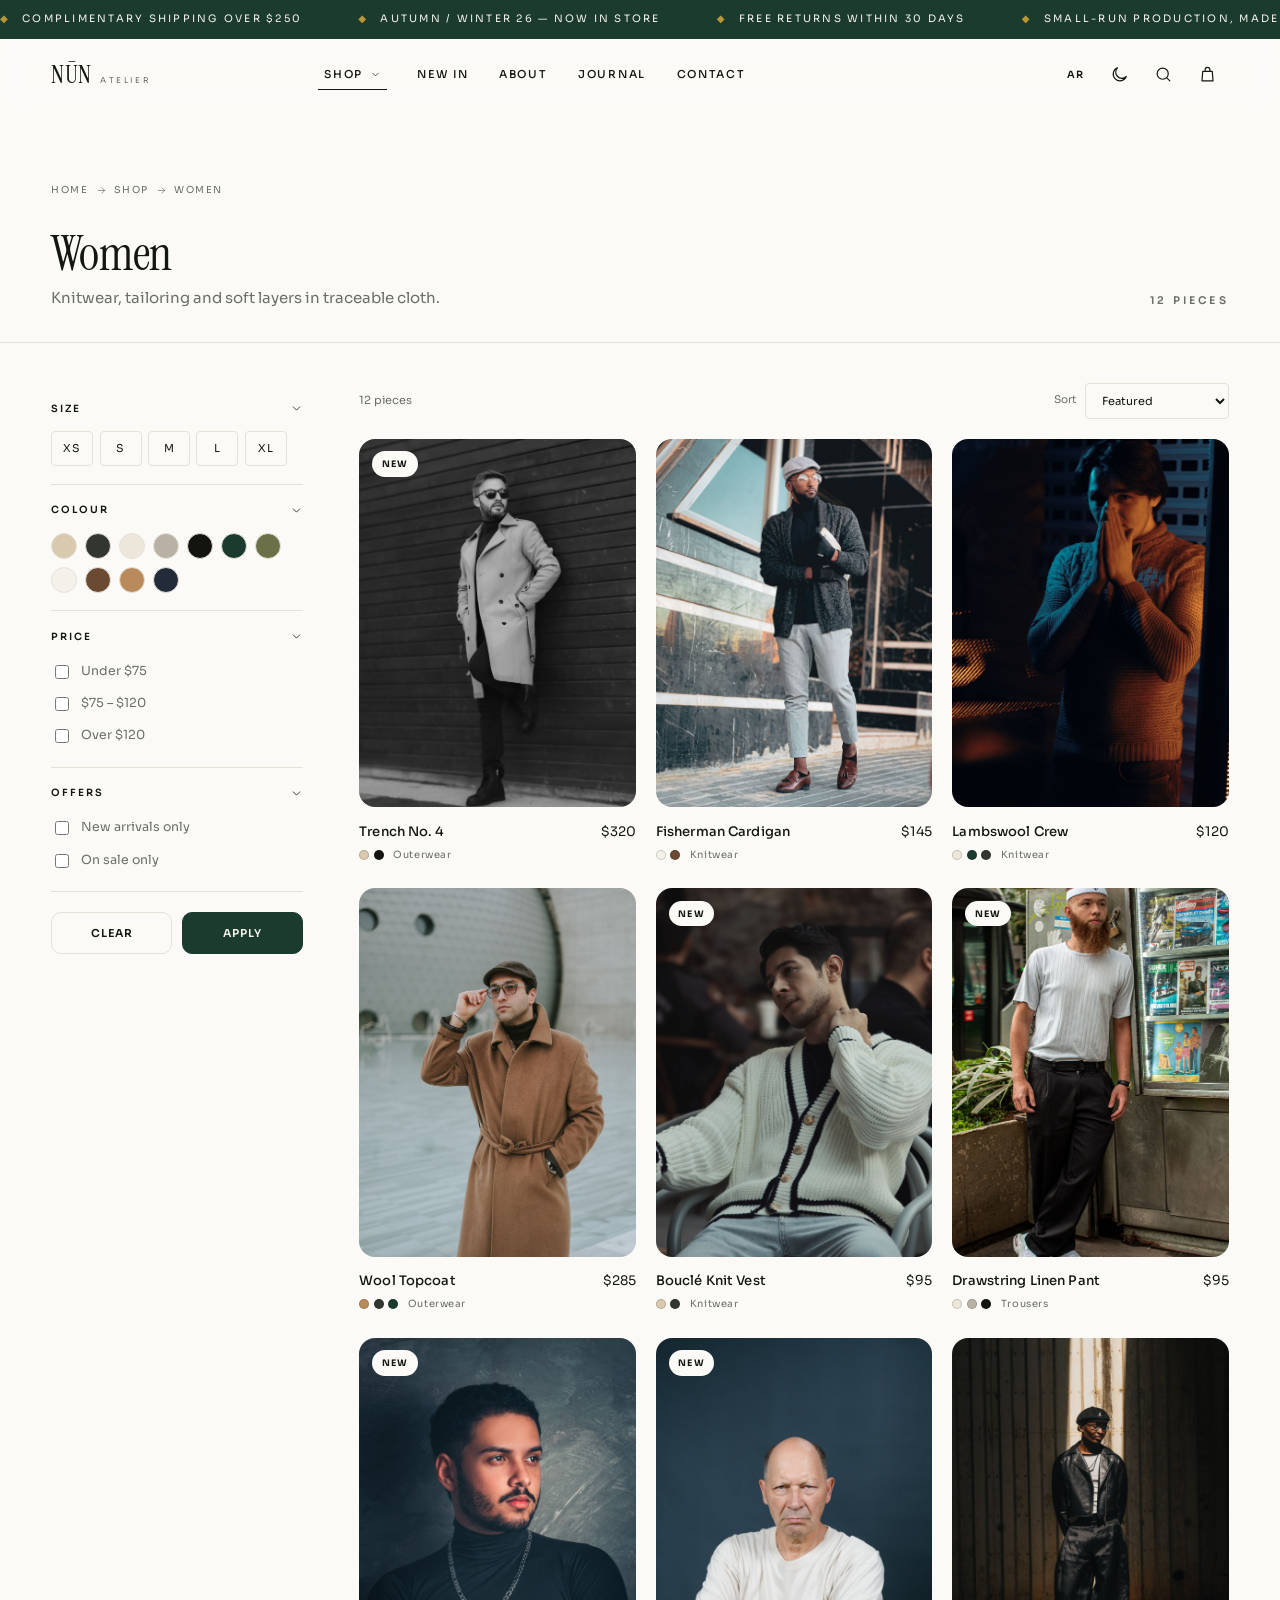
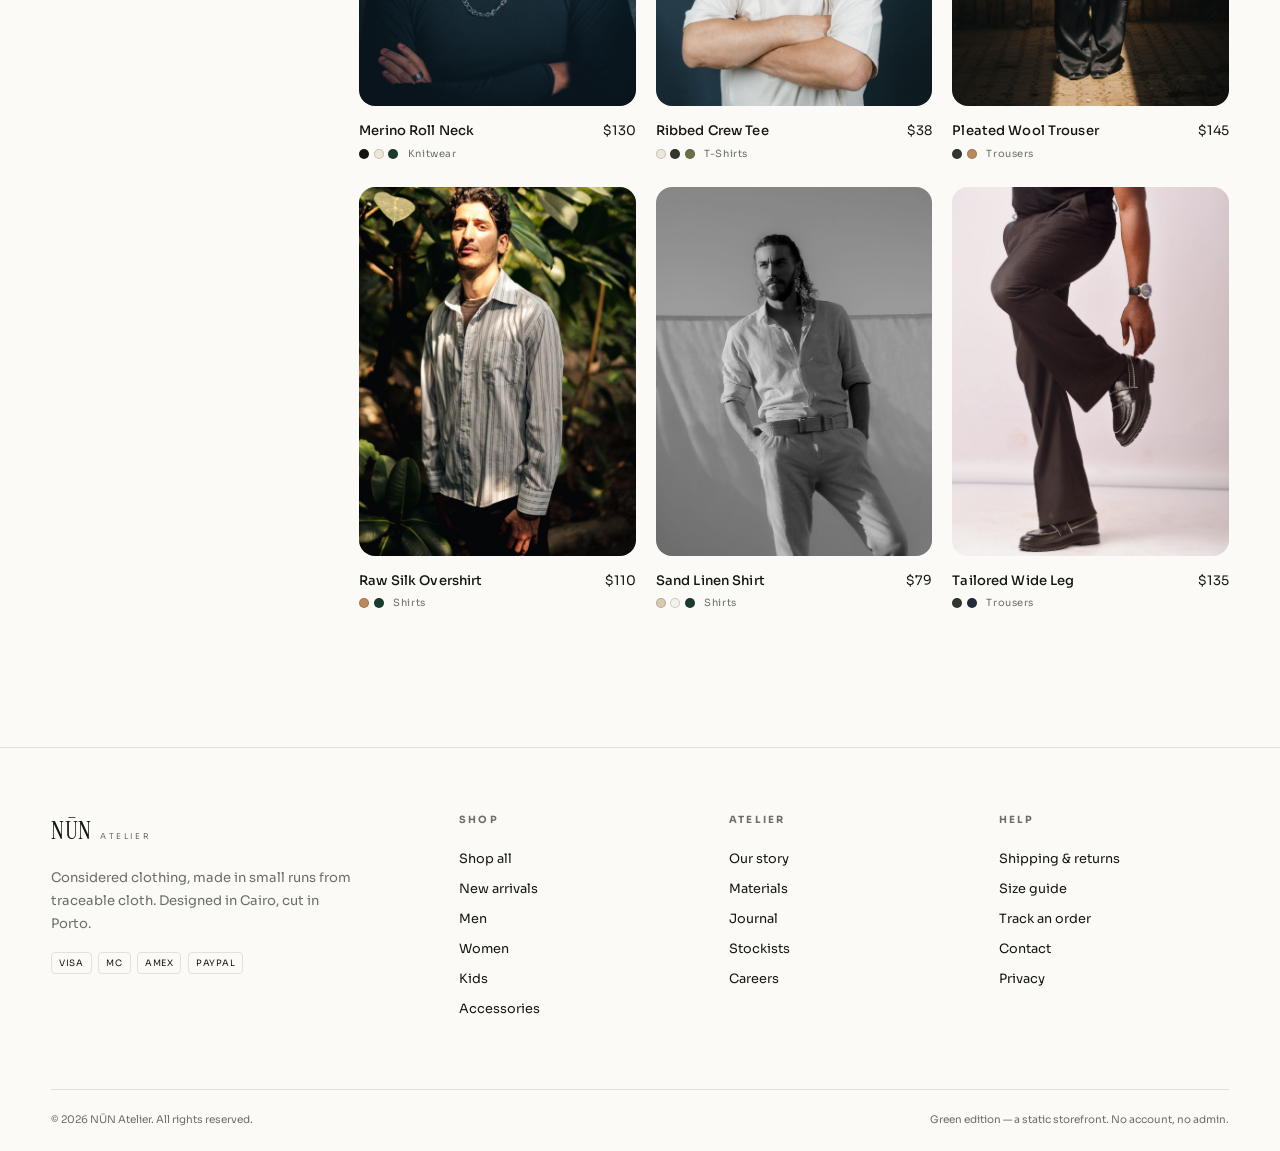
<file: women.html>
<!DOCTYPE html>
<html lang="en" dir="ltr">
  <head>
    <meta charset="utf-8" />
    <meta name="viewport" content="width=device-width, initial-scale=1" />
    <meta name="theme-color" content="#1b3b2f" />
    <link rel="icon" href="assets/img/favicon.svg" type="image/svg+xml" />
    <title>Women — NŪN Atelier</title>
    <meta
      name="description"
      content="NŪN Atelier Women: knitwear, tailoring and soft layers in traceable cloth. Filter by size, colour and price."
    />
    <link rel="preconnect" href="https://fonts.googleapis.com" />
    <link rel="preconnect" href="https://fonts.gstatic.com" crossorigin />
    <link
      href="https://fonts.googleapis.com/css2?family=Amiri:ital,wght@0,400;0,700;1,400&family=IBM+Plex+Sans+Arabic:wght@300;400;500;600&family=Instrument+Serif:ital@0;1&family=Sora:wght@300;400;500;600;700&display=swap"
      rel="stylesheet"
    />
    <link rel="stylesheet" href="assets/css/style.css" />
    <script>
      (function () {
        var root = document.documentElement;
        try {
          var t = localStorage.getItem("nun.theme");
          if (t !== "dark" && t !== "light") {
            t = window.matchMedia && window.matchMedia("(prefers-color-scheme: dark)").matches ? "dark" : "light";
          }
          root.setAttribute("data-theme", t);
        } catch (e) {
          root.setAttribute("data-theme", "light");
        }
        try {
          if (localStorage.getItem("nun.lang") === "ar") {
            root.lang = "ar";
            root.dir = "rtl";
          }
        } catch (e) {}
      })();
    </script>
  </head>
  <body data-page="category" data-category="women">
    <a class="sr-only" href="#app">Skip to content</a>
    <div id="siteHeaderMount"></div>
    <main id="app"></main>
    <div id="siteFooterMount"></div>
    <noscript>
      <p style="padding: 2rem; font-family: sans-serif">
        This storefront needs JavaScript to render the collection. Enable it and reload.
      </p>
    </noscript>
    <script src="assets/js/data.js" defer></script>
    <script src="assets/js/i18n-ar.js" defer></script>
    <script src="assets/js/app.js" defer></script>
  </body>
</html>
</file>
<file: assets/css/style.css>
/* ==========================================================================
   SHOP — standalone storefront
   Green / ivory editorial theme. No framework, no admin, no backend.
   ========================================================================== */

:root {
  --bg: #fbfaf7;
  --bg-deep: #f0eee6;
  --surface: #ffffff;
  --ink: #14170f;
  --muted: #6b6f66;
  --line: #e4e1d7;
  --green: #1b3b2f;
  --green-soft: #24493a;
  --green-hover: #12271f;
  --green-ink: #1b3b2f;
  --on-green: #f6f3ea;
  --gold: #b99737;
  --gold-soft: #efe3bd;
  --danger: #9b2c2c;
  --success: #2f6b4f;
  --radius-xs: 4px;
  --radius-sm: 10px;
  --radius: 16px;
  --radius-lg: 26px;
  --shadow: 0 30px 60px -40px rgba(20, 23, 15, 0.45);
  --shadow-soft: 0 18px 40px -30px rgba(20, 23, 15, 0.5);
  --ease: cubic-bezier(0.22, 1, 0.36, 1);
  --header-h: 72px;
}

*,
*::before,
*::after {
  box-sizing: border-box;
}

html {
  scroll-behavior: smooth;
  -webkit-text-size-adjust: 100%;
}

body {
  margin: 0;
  background: var(--bg);
  color: var(--ink);
  font-family: "Sora", ui-sans-serif, system-ui, -apple-system, "Segoe UI", sans-serif;
  font-size: 15px;
  line-height: 1.6;
  -webkit-font-smoothing: antialiased;
}

body.no-scroll {
  overflow: hidden;
}

img {
  display: block;
  max-width: 100%;
}

a {
  color: inherit;
  text-decoration: none;
}

button {
  font: inherit;
  color: inherit;
  cursor: pointer;
  background: none;
  border: 0;
}

input,
select,
textarea {
  font: inherit;
  color: inherit;
}

h1,
h2,
h3,
h4,
p,
figure,
blockquote {
  margin: 0;
}

ul {
  margin: 0;
  padding: 0;
  list-style: none;
}

::selection {
  background: var(--green);
  color: var(--on-green);
}

:focus-visible {
  outline: 2px solid var(--gold);
  outline-offset: 3px;
}

.sr-only {
  position: absolute;
  width: 1px;
  height: 1px;
  padding: 0;
  margin: -1px;
  overflow: hidden;
  clip: rect(0 0 0 0);
  white-space: nowrap;
  border: 0;
}

[hidden] {
  display: none !important;
}

/* ---------- layout ---------- */

.wrap {
  width: 100%;
  max-width: 1360px;
  margin-inline: auto;
  padding-inline: clamp(1rem, 4vw, 3.75rem);
}

.wrap-narrow {
  max-width: 980px;
}

.section {
  padding-block: clamp(3.5rem, 7vw, 6.5rem);
}

.section-tight {
  padding-block: clamp(2.5rem, 4.5vw, 4rem);
}

.split {
  display: grid;
  gap: clamp(2rem, 5vw, 4.5rem);
}

@media (min-width: 900px) {
  .split-2 {
    grid-template-columns: 1fr 1fr;
    align-items: center;
  }
  .split-wide {
    grid-template-columns: 1.15fr 0.85fr;
    align-items: center;
  }
}

.eyebrow {
  font-size: 0.66rem;
  font-weight: 600;
  letter-spacing: 0.3em;
  text-transform: uppercase;
  color: var(--muted);
}

.eyebrow-gold {
  color: var(--gold);
}

.display {
  font-family: "Instrument Serif", Georgia, "Times New Roman", serif;
  font-weight: 400;
  line-height: 0.98;
  letter-spacing: -0.015em;
}

.h1 {
  font-size: clamp(2.6rem, 6.2vw, 5.6rem);
}

.h2 {
  font-size: clamp(2rem, 3.8vw, 3.2rem);
}

.h3 {
  font-size: clamp(1.5rem, 2.4vw, 2rem);
}

.lead {
  max-width: 46ch;
  color: var(--muted);
  font-size: clamp(0.95rem, 1.1vw, 1.05rem);
  line-height: 1.75;
}

.section-head {
  display: flex;
  align-items: flex-end;
  justify-content: space-between;
  gap: 1.5rem;
  flex-wrap: wrap;
  margin-bottom: clamp(1.75rem, 3vw, 2.75rem);
}

.section-head p {
  margin-top: 0.75rem;
  max-width: 52ch;
  color: var(--muted);
}

.link-arrow {
  display: inline-flex;
  align-items: center;
  gap: 0.6rem;
  font-size: 0.66rem;
  font-weight: 600;
  letter-spacing: 0.22em;
  text-transform: uppercase;
  border-bottom: 1px solid currentColor;
  padding-bottom: 4px;
  transition: gap 0.3s var(--ease), color 0.3s;
}

.link-arrow:hover {
  gap: 1rem;
  color: var(--green-ink);
}

/* ---------- buttons ---------- */

.btn {
  display: inline-flex;
  align-items: center;
  justify-content: center;
  gap: 0.6rem;
  min-height: 48px;
  padding: 0.85rem 1.7rem;
  border-radius: var(--radius-sm);
  border: 1px solid transparent;
  font-size: 0.68rem;
  font-weight: 600;
  letter-spacing: 0.2em;
  text-transform: uppercase;
  line-height: 1;
  transition: background 0.25s, color 0.25s, border-color 0.25s, transform 0.25s;
}

.btn:active {
  transform: translateY(1px);
}

.btn-solid {
  background: var(--green);
  border-color: var(--green);
  color: var(--on-green);
}

.btn-solid:hover {
  background: var(--green-hover);
  border-color: var(--green-hover);
}

.btn-light {
  background: var(--surface);
  border-color: var(--surface);
  color: var(--ink);
}

.btn-light:hover {
  background: var(--bg-deep);
  border-color: var(--bg-deep);
}

.btn-outline {
  border-color: var(--line);
  color: var(--ink);
}

.btn-outline:hover {
  border-color: var(--ink);
  background: var(--ink);
  color: var(--bg);
}

.btn-ghost {
  min-height: 44px;
  padding-inline: 0;
  letter-spacing: 0.16em;
}

.btn-ghost:hover {
  color: var(--green-ink);
}

.btn-block {
  width: 100%;
}

.btn[disabled] {
  opacity: 0.45;
  cursor: not-allowed;
}

/* ---------- announcement + header ---------- */

.announce {
  background: var(--green);
  color: var(--on-green);
  font-size: 0.64rem;
  letter-spacing: 0.22em;
  text-transform: uppercase;
  overflow: hidden;
}

.announce-track {
  display: flex;
  gap: 3.5rem;
  width: max-content;
  padding-block: 0.7rem;
  animation: marquee 38s linear infinite;
}

.announce-track span {
  display: inline-flex;
  align-items: center;
  gap: 0.75rem;
  white-space: nowrap;
}

.announce-track i {
  color: var(--gold);
  font-style: normal;
}

@keyframes marquee {
  to {
    transform: translateX(-50%);
  }
}

.site-header {
  position: sticky;
  top: 0;
  z-index: 60;
  background: color-mix(in srgb, var(--bg) 88%, transparent);
  backdrop-filter: blur(14px);
  border-bottom: 1px solid transparent;
  transition: transform 0.4s var(--ease), border-color 0.3s, box-shadow 0.3s;
}

.site-header.scrolled {
  border-bottom-color: var(--line);
  box-shadow: 0 12px 30px -30px rgba(20, 23, 15, 0.5);
}

.site-header.hidden {
  transform: translateY(-100%);
}

.header-inner {
  display: flex;
  align-items: center;
  gap: 1.5rem;
  min-height: var(--header-h);
}

.brand {
  display: inline-flex;
  align-items: baseline;
  gap: 0.55rem;
  font-family: "Instrument Serif", Georgia, serif;
  font-size: 1.5rem;
  letter-spacing: 0.02em;
  flex-shrink: 0;
}

.brand small {
  font-family: "Sora", sans-serif;
  font-size: 0.5rem;
  letter-spacing: 0.3em;
  text-transform: uppercase;
  color: var(--muted);
}

.nav {
  display: none;
  align-items: center;
  gap: 1.9rem;
  margin-inline: auto;
}

.nav a,
.nav-shop-btn {
  position: relative;
  font-size: 0.68rem;
  font-weight: 500;
  letter-spacing: 0.16em;
  text-transform: uppercase;
  padding-block: 0.4rem;
}

.nav a::after,
.nav-shop-btn::after {
  content: "";
  position: absolute;
  inset-inline: 0;
  bottom: 0;
  height: 1px;
  background: currentColor;
  transform: scaleX(0);
  transform-origin: left;
  transition: transform 0.3s var(--ease);
}

.nav a:hover::after,
.nav a[aria-current="page"]::after,
.nav-shop-btn:hover::after,
.nav-shop-btn.is-active::after,
.nav-shop.open .nav-shop-btn::after {
  transform: scaleX(1);
}

.header-actions {
  display: flex;
  align-items: center;
  gap: 0.15rem;
  margin-inline-start: auto;
}

.icon-btn {
  position: relative;
  display: grid;
  place-items: center;
  width: 42px;
  height: 42px;
  border-radius: 999px;
  transition: background 0.25s, color 0.25s;
}

.icon-btn:hover {
  background: var(--bg-deep);
  color: var(--green-ink);
}

.icon-btn svg {
  width: 19px;
  height: 19px;
  stroke-width: 1.5;
}

.cart-count {
  position: absolute;
  top: 3px;
  inset-inline-end: 2px;
  min-width: 17px;
  height: 17px;
  padding-inline: 4px;
  display: grid;
  place-items: center;
  border-radius: 999px;
  background: var(--green);
  color: var(--on-green);
  font-size: 0.58rem;
  font-weight: 700;
}

.burger {
  display: grid;
}

@media (min-width: 980px) {
  .nav {
    display: flex;
  }
  .burger {
    display: none;
  }
}

/* ---------- shop mega menu ---------- */

.nav-shop {
  position: static;
  display: flex;
  align-items: center;
}

.nav-shop-btn {
  display: inline-flex;
  align-items: center;
  gap: 0.4rem;
}

.nav-shop-btn svg {
  width: 11px;
  height: 11px;
  transition: transform 0.3s var(--ease);
}

.nav-shop.open .nav-shop-btn svg {
  transform: rotate(180deg);
}

.mega {
  position: absolute;
  inset-inline: 0;
  top: 100%;
  z-index: 5;
  background: var(--bg);
  border-top: 1px solid var(--line);
  border-bottom: 1px solid var(--line);
  box-shadow: var(--shadow-soft);
  opacity: 0;
  visibility: hidden;
  transform: translateY(-10px);
  transition: opacity 0.25s var(--ease), transform 0.35s var(--ease), visibility 0.35s;
}

.nav-shop.open .mega {
  opacity: 1;
  visibility: visible;
  transform: translateY(0);
}

.mega-inner {
  display: grid;
  grid-template-columns: 1.45fr 0.85fr 1.1fr;
  gap: clamp(1.75rem, 4vw, 4rem);
  padding-block: clamp(1.75rem, 3vw, 2.75rem);
}

.mega-list {
  display: grid;
  gap: 0.15rem;
  margin-top: 1rem;
}

.mega-cats {
  grid-template-columns: repeat(2, minmax(0, 1fr));
  gap: 0.15rem 2rem;
}

.mega-list a {
  display: flex;
  align-items: center;
  justify-content: space-between;
  gap: 1rem;
  padding-block: 0.38rem;
  font-size: 0.92rem;
  color: color-mix(in srgb, var(--ink) 84%, transparent);
  transition: color 0.22s;
}

.mega-list a::after {
  display: none;
}

.mega-list a svg {
  width: 13px;
  height: 13px;
  color: var(--gold);
  opacity: 0;
  transform: translate(-4px, 4px);
  transition: opacity 0.22s, transform 0.22s;
}

.mega-list a:hover {
  color: var(--green-ink);
}

.mega-list a:hover svg {
  opacity: 1;
  transform: translate(0, 0);
}

.mega-promo {
  position: relative;
  display: block;
  height: 100%;
  min-height: 240px;
  overflow: hidden;
  border-radius: var(--radius-sm);
  background: var(--bg-deep);
}

.mega-promo img {
  position: absolute;
  inset: 0;
  width: 100%;
  height: 100%;
  object-fit: cover;
  transition: transform 0.9s var(--ease);
}

.mega-promo:hover img {
  transform: scale(1.05);
}

.mega-promo-copy {
  position: absolute;
  inset-inline: 0;
  bottom: 0;
  display: grid;
  gap: 0.25rem;
  padding: 1.1rem 1.25rem;
  background: linear-gradient(to top, rgba(18, 24, 19, 0.82), rgba(18, 24, 19, 0));
  color: #f6f3ea;
}

.mega-promo-copy strong {
  font-size: 1.35rem;
  line-height: 1.1;
}

/* ---------- mobile menu ---------- */

.mobile-panel {
  position: fixed;
  inset: 0;
  z-index: 90;
  display: flex;
  flex-direction: column;
  background: var(--bg);
  padding: 1.25rem;
  transform: translateY(-100%);
  transition: transform 0.5s var(--ease);
  overflow-y: auto;
}

.mobile-panel.open {
  transform: translateY(0);
}

.mobile-panel-head {
  display: flex;
  align-items: center;
  justify-content: space-between;
  padding-bottom: 1rem;
  border-bottom: 1px solid var(--line);
}

.mobile-links {
  display: grid;
  gap: 0.25rem;
  margin-top: 1.25rem;
}

.mobile-links a {
  font-family: "Instrument Serif", Georgia, serif;
  font-size: 2rem;
  padding-block: 0.55rem;
  border-bottom: 1px solid var(--line);
}

.mobile-section {
  margin-top: 1.5rem;
}

.mobile-section .eyebrow {
  margin-bottom: 0.35rem;
}

.mobile-cat-grid {
  display: grid;
  grid-template-columns: repeat(2, minmax(0, 1fr));
  column-gap: 1.25rem;
}

.mobile-cat-grid a,
.mobile-col-list a {
  display: flex;
  align-items: center;
  justify-content: space-between;
  gap: 0.75rem;
  padding-block: 0.6rem;
  font-size: 0.92rem;
  border-bottom: 1px solid var(--line);
  color: color-mix(in srgb, var(--ink) 86%, transparent);
}

.mobile-cat-grid a svg {
  width: 12px;
  height: 12px;
  color: var(--gold);
}

.mobile-col-list {
  display: grid;
}

@media (max-width: 380px) {
  .mobile-cat-grid {
    grid-template-columns: 1fr;
  }
}

.mobile-panel-foot {
  margin-top: auto;
  padding-top: 1.75rem;
  display: grid;
  gap: 1rem;
}

/* ---------- hero ---------- */

.hero {
  position: relative;
  min-height: min(88vh, 820px);
  display: grid;
  align-items: end;
  overflow: hidden;
  background: var(--ink);
  color: #f7f4ec;
  border-radius: 0 0 var(--radius-lg) var(--radius-lg);
}

.hero-media {
  position: absolute;
  inset: 0;
}

.hero-media img {
  width: 100%;
  height: 100%;
  object-fit: cover;
  object-position: 50% 32%;
  transform: scale(1.06);
  animation: heroZoom 16s var(--ease) forwards;
}

@keyframes heroZoom {
  to {
    transform: scale(1);
  }
}

.hero::after {
  content: "";
  position: absolute;
  inset: 0;
  background: linear-gradient(180deg, rgba(10, 14, 10, 0.05) 20%, rgba(10, 14, 10, 0.55) 65%, rgba(10, 14, 10, 0.82));
}

.hero-inner {
  position: relative;
  z-index: 2;
  width: 100%;
  padding-block: clamp(2.5rem, 6vw, 5rem);
  display: grid;
  gap: 2.5rem;
}

.hero-copy {
  max-width: 42rem;
}

.hero-copy .eyebrow {
  color: rgba(247, 244, 236, 0.72);
}

.hero-copy h1 {
  margin-top: 1.1rem;
}

.hero-copy p {
  margin-top: 1.4rem;
  max-width: 34rem;
  color: rgba(247, 244, 236, 0.78);
  font-size: 0.98rem;
  line-height: 1.8;
}

.hero-actions {
  display: flex;
  flex-wrap: wrap;
  gap: 0.75rem;
  margin-top: 2rem;
}

.hero-actions .btn-outline {
  border-color: rgba(247, 244, 236, 0.35);
  color: #f7f4ec;
}

.hero-actions .btn-outline:hover {
  background: #f7f4ec;
  border-color: #f7f4ec;
  color: var(--ink);
}

.hero-foot {
  display: flex;
  flex-wrap: wrap;
  align-items: end;
  justify-content: space-between;
  gap: 1.5rem;
  padding-top: 1.75rem;
  border-top: 1px solid rgba(247, 244, 236, 0.22);
}

.hero-stats {
  display: grid;
  grid-template-columns: repeat(3, minmax(0, 1fr));
  gap: 1.5rem 2.5rem;
  max-width: 30rem;
}

.hero-stats strong {
  display: block;
  font-family: "Instrument Serif", Georgia, serif;
  font-size: 1.9rem;
  font-weight: 400;
  line-height: 1;
}

.hero-stats span {
  display: block;
  margin-top: 0.4rem;
  font-size: 0.6rem;
  letter-spacing: 0.2em;
  text-transform: uppercase;
  color: rgba(247, 244, 236, 0.6);
}

.scroll-cue {
  display: inline-flex;
  align-items: center;
  gap: 0.7rem;
  font-size: 0.6rem;
  letter-spacing: 0.24em;
  text-transform: uppercase;
  color: rgba(247, 244, 236, 0.7);
}

.scroll-cue span {
  width: 46px;
  height: 1px;
  background: currentColor;
  animation: cue 2.4s ease-in-out infinite;
  transform-origin: left;
}

@keyframes cue {
  0%, 100% { transform: scaleX(0.3); opacity: 0.4; }
  50% { transform: scaleX(1); opacity: 1; }
}

.hero-enter > * {
  animation: rise 0.9s var(--ease) both;
}

.hero-enter > *:nth-child(1) { animation-delay: 0.1s; }
.hero-enter > *:nth-child(2) { animation-delay: 0.22s; }
.hero-enter > *:nth-child(3) { animation-delay: 0.34s; }
.hero-enter > *:nth-child(4) { animation-delay: 0.46s; }

@keyframes rise {
  from {
    opacity: 0;
    transform: translateY(28px);
  }
  to {
    opacity: 1;
    transform: none;
  }
}

/* ---------- trust bar ---------- */

.trust {
  border-bottom: 1px solid var(--line);
}

.trust-grid {
  display: grid;
  grid-template-columns: repeat(2, minmax(0, 1fr));
  gap: 1px;
  background: var(--line);
  border-inline: 1px solid var(--line);
}

.trust-item {
  display: flex;
  gap: 0.8rem;
  align-items: center;
  background: var(--bg);
  padding: 1.1rem 1.25rem;
  font-size: 0.72rem;
  letter-spacing: 0.06em;
}

.trust-item svg {
  width: 18px;
  height: 18px;
  flex-shrink: 0;
  stroke-width: 1.4;
  color: var(--green-ink);
}

@media (min-width: 900px) {
  .trust-grid {
    grid-template-columns: repeat(4, minmax(0, 1fr));
  }
}

/* ---------- categories ---------- */

.cat-grid {
  display: grid;
  grid-template-columns: repeat(2, minmax(0, 1fr));
  gap: 0.9rem;
}

@media (min-width: 900px) {
  .cat-grid {
    grid-template-columns: repeat(4, minmax(0, 1fr));
  }
}

.cat-card {
  position: relative;
  display: block;
  overflow: hidden;
  border-radius: var(--radius);
  background: var(--bg-deep);
  aspect-ratio: 3 / 4;
}

.cat-card img {
  width: 100%;
  height: 100%;
  object-fit: cover;
  transition: transform 1.1s var(--ease);
}

.cat-card:hover img {
  transform: scale(1.06);
}

.cat-card::after {
  content: "";
  position: absolute;
  inset: 0;
  background: linear-gradient(180deg, transparent 45%, rgba(10, 14, 10, 0.68));
}

.cat-label {
  position: absolute;
  z-index: 2;
  inset-inline: 1.1rem;
  bottom: 1.1rem;
  display: flex;
  align-items: center;
  justify-content: space-between;
  gap: 0.75rem;
  color: #fff;
}

.cat-label h3 {
  font-family: "Instrument Serif", Georgia, serif;
  font-size: clamp(1.35rem, 2vw, 1.9rem);
  font-weight: 400;
}

.cat-label span {
  font-size: 0.6rem;
  letter-spacing: 0.18em;
  text-transform: uppercase;
  opacity: 0.75;
}

.cat-label .circle {
  display: grid;
  place-items: center;
  width: 40px;
  height: 40px;
  border-radius: 999px;
  border: 1px solid rgba(255, 255, 255, 0.4);
  flex-shrink: 0;
  transition: background 0.3s, border-color 0.3s, transform 0.3s var(--ease);
}

.cat-card:hover .circle {
  background: #fff;
  border-color: #fff;
  color: var(--ink);
  transform: rotate(-35deg);
}

.cat-label svg {
  width: 15px;
  height: 15px;
}

/* ---------- product cards ---------- */

.pgrid {
  display: grid;
  grid-template-columns: repeat(2, minmax(0, 1fr));
  gap: clamp(0.8rem, 2vw, 1.6rem) clamp(0.8rem, 1.6vw, 1.25rem);
}

@media (min-width: 700px) {
  .pgrid-3 {
    grid-template-columns: repeat(3, minmax(0, 1fr));
  }
}

@media (min-width: 1024px) {
  .pgrid-4 {
    grid-template-columns: repeat(4, minmax(0, 1fr));
  }
}

.pcard {
  position: relative;
}

.pcard-media {
  position: relative;
  display: block;
  overflow: hidden;
  border-radius: var(--radius);
  background: var(--bg-deep);
  aspect-ratio: 3 / 4;
}

.pcard-media img {
  position: absolute;
  inset: 0;
  width: 100%;
  height: 100%;
  object-fit: cover;
  transition: opacity 0.6s var(--ease), transform 1s var(--ease);
}

.pcard-media .img-b {
  opacity: 0;
}

.pcard:hover .pcard-media img {
  transform: scale(1.04);
}

.pcard:hover .img-b {
  opacity: 1;
}

.badge {
  position: absolute;
  top: 0.8rem;
  inset-inline-start: 0.8rem;
  z-index: 2;
  padding: 0.35rem 0.6rem;
  border-radius: 999px;
  background: var(--bg);
  font-size: 0.56rem;
  font-weight: 700;
  letter-spacing: 0.14em;
  text-transform: uppercase;
}

.badge-sale {
  background: var(--green);
  color: var(--on-green);
}

.quick-add {
  position: absolute;
  z-index: 2;
  inset-inline: 0.7rem;
  bottom: 0.7rem;
  display: flex;
  align-items: center;
  justify-content: center;
  gap: 0.5rem;
  min-height: 42px;
  border-radius: var(--radius-sm);
  background: rgba(251, 250, 247, 0.94);
  backdrop-filter: blur(6px);
  color: #14170f;
  font-size: 0.62rem;
  font-weight: 600;
  letter-spacing: 0.18em;
  text-transform: uppercase;
  transform: translateY(calc(100% + 12px));
  transition: transform 0.35s var(--ease), background 0.25s, color 0.25s;
}

.quick-add:hover,
.quick-add:focus-visible {
  background: var(--green);
  color: var(--on-green);
}

.quick-add svg {
  width: 15px;
  height: 15px;
}

.pcard:hover .quick-add,
.pcard:focus-within .quick-add {
  transform: translateY(0);
}

@media (hover: none) {
  .quick-add {
    transform: translateY(0);
  }
}

.pcard-info {
  padding-top: 0.85rem;
  display: grid;
  gap: 0.3rem;
}

.pcard-title {
  display: flex;
  align-items: baseline;
  justify-content: space-between;
  gap: 0.75rem;
}

.pcard-title h3 {
  font-size: 0.82rem;
  font-weight: 500;
  letter-spacing: 0.01em;
  line-height: 1.35;
}

.pcard-title h3 a:hover {
  color: var(--green-ink);
}

.price {
  font-size: 0.82rem;
  white-space: nowrap;
}

.price s {
  margin-inline-start: 0.4rem;
  color: var(--muted);
  font-size: 0.75rem;
}

.price-sale {
  color: var(--danger);
}

.pcard-meta {
  display: flex;
  align-items: center;
  gap: 0.6rem;
  color: var(--muted);
  font-size: 0.62rem;
  letter-spacing: 0.06em;
}

.swatches {
  display: inline-flex;
  gap: 0.28rem;
}

.swatch-dot {
  width: 10px;
  height: 10px;
  border-radius: 999px;
  border: 1px solid rgba(20, 23, 15, 0.18);
}

.rating-inline {
  display: inline-flex;
  align-items: center;
  gap: 0.25rem;
  color: var(--gold);
  font-size: 0.65rem;
  letter-spacing: 0.04em;
}

.rating-inline svg {
  width: 11px;
  height: 11px;
  fill: currentColor;
  stroke: none;
}

/* ---------- carousel ---------- */

.rail-head {
  display: flex;
  align-items: center;
  justify-content: space-between;
  gap: 1rem;
  margin-bottom: 1.5rem;
}

.rail-nav {
  display: flex;
  gap: 0.5rem;
}

.rail-nav button {
  display: grid;
  place-items: center;
  width: 42px;
  height: 42px;
  border: 1px solid var(--line);
  border-radius: 999px;
  transition: border-color 0.25s, background 0.25s, color 0.25s;
}

.rail-nav button:hover {
  background: var(--green);
  border-color: var(--green);
  color: var(--on-green);
}

.rail-nav svg {
  width: 16px;
  height: 16px;
}

.rail {
  display: flex;
  gap: 1rem;
  overflow-x: auto;
  scroll-snap-type: x mandatory;
  scrollbar-width: none;
  padding-bottom: 0.25rem;
  margin-inline: calc(-1 * clamp(1rem, 4vw, 3.75rem));
  padding-inline: clamp(1rem, 4vw, 3.75rem);
}

.rail::-webkit-scrollbar {
  display: none;
}

.rail > * {
  flex: 0 0 74%;
  scroll-snap-align: start;
}

@media (min-width: 700px) {
  .rail > * {
    flex-basis: 40%;
  }
}

@media (min-width: 1024px) {
  .rail > * {
    flex-basis: 24%;
  }
}

/* ---------- promo ---------- */

.promo-grid {
  display: grid;
  gap: 1rem;
}

@media (min-width: 820px) {
  .promo-grid {
    grid-template-columns: 1fr 1fr;
  }
}

.promo {
  position: relative;
  overflow: hidden;
  min-height: 420px;
  border-radius: var(--radius);
  display: flex;
  align-items: flex-end;
  color: #fff;
  background: var(--ink);
}

.promo img {
  position: absolute;
  inset: 0;
  width: 100%;
  height: 100%;
  object-fit: cover;
  transition: transform 1.2s var(--ease);
}

.promo:hover img {
  transform: scale(1.05);
}

.promo::after {
  content: "";
  position: absolute;
  inset: 0;
  background: linear-gradient(180deg, transparent 35%, rgba(10, 14, 10, 0.75));
}

.promo-body {
  position: relative;
  z-index: 2;
  padding: clamp(1.5rem, 3vw, 2.5rem);
  max-width: 26rem;
}

.promo-body h3 {
  margin-top: 0.7rem;
  font-family: "Instrument Serif", Georgia, serif;
  font-size: clamp(1.8rem, 3vw, 2.6rem);
  font-weight: 400;
  line-height: 1;
}

.promo-body p {
  margin-top: 0.8rem;
  color: rgba(255, 255, 255, 0.75);
  font-size: 0.86rem;
}

.promo-body .link-arrow {
  margin-top: 1.4rem;
  color: #fff;
}

/* ---------- editorial ---------- */

.editorial-media {
  position: relative;
  overflow: hidden;
  border-radius: var(--radius);
  aspect-ratio: 4 / 5;
  background: var(--bg-deep);
}

.editorial-media img {
  width: 100%;
  height: 100%;
  object-fit: cover;
  will-change: transform;
}

.editorial-copy blockquote {
  font-family: "Instrument Serif", Georgia, serif;
  font-size: clamp(1.6rem, 2.8vw, 2.4rem);
  line-height: 1.2;
  margin-top: 1rem;
}

.editorial-copy p {
  margin-top: 1.2rem;
  color: var(--muted);
  line-height: 1.8;
  max-width: 46ch;
}

.editorial-list {
  margin-top: 1.75rem;
  border-top: 1px solid var(--line);
}

.editorial-list li {
  display: flex;
  justify-content: space-between;
  gap: 1rem;
  padding-block: 0.9rem;
  border-bottom: 1px solid var(--line);
  font-size: 0.76rem;
  color: var(--muted);
}

.editorial-list strong {
  font-weight: 500;
  color: var(--ink);
}

/* ---------- stats ---------- */

.stats {
  border-block: 1px solid var(--line);
}

.stats-grid {
  display: grid;
  grid-template-columns: repeat(2, minmax(0, 1fr));
  gap: 2rem 1rem;
  padding-block: clamp(2.25rem, 4vw, 3.25rem);
}

@media (min-width: 860px) {
  .stats-grid {
    grid-template-columns: repeat(4, minmax(0, 1fr));
  }
}

.stat strong {
  display: block;
  font-family: "Instrument Serif", Georgia, serif;
  font-size: clamp(2rem, 3.4vw, 2.8rem);
  font-weight: 400;
  line-height: 1;
}

.stat span {
  display: block;
  margin-top: 0.5rem;
  font-size: 0.6rem;
  letter-spacing: 0.2em;
  text-transform: uppercase;
  color: var(--muted);
}

/* ---------- testimonials ---------- */

.quotes {
  background: var(--green);
  color: var(--on-green);
  border-radius: var(--radius-lg);
  padding: clamp(2rem, 4.5vw, 4rem);
  display: grid;
  gap: 2rem;
}

@media (min-width: 900px) {
  .quotes {
    grid-template-columns: 0.8fr 1.2fr;
    gap: 4rem;
    align-items: center;
  }
}

.quotes .eyebrow {
  color: rgba(246, 243, 234, 0.6);
}

.quotes h2 {
  margin-top: 0.9rem;
}

.quote-stage {
  position: relative;
  min-height: 190px;
}

.quote {
  position: absolute;
  inset: 0;
  opacity: 0;
  transform: translateY(14px);
  transition: opacity 0.6s var(--ease), transform 0.6s var(--ease);
  pointer-events: none;
}

.quote.active {
  opacity: 1;
  transform: none;
  pointer-events: auto;
}

.quote p {
  font-family: "Instrument Serif", Georgia, serif;
  font-size: clamp(1.35rem, 2.2vw, 1.85rem);
  line-height: 1.35;
}

.quote footer {
  margin-top: 1.4rem;
  display: flex;
  align-items: center;
  gap: 0.75rem;
  font-size: 0.62rem;
  letter-spacing: 0.18em;
  text-transform: uppercase;
  color: rgba(246, 243, 234, 0.65);
}

.quote-stars {
  color: var(--gold);
  letter-spacing: 0.1em;
}

.quote-dots {
  display: flex;
  gap: 0.4rem;
  margin-top: 1.75rem;
}

.quote-dots button {
  width: 26px;
  height: 3px;
  background: rgba(246, 243, 234, 0.25);
  transition: background 0.3s;
}

.quote-dots button.active {
  background: var(--gold);
}

/* ---------- newsletter ---------- */

.newsletter {
  border: 1px solid var(--line);
  border-radius: var(--radius-lg);
  padding: clamp(1.75rem, 4vw, 3.5rem);
  display: grid;
  grid-template-columns: minmax(0, 1fr);
  gap: 2rem;
  background: var(--surface);
}

.newsletter > * {
  min-width: 0;
}

@media (min-width: 860px) {
  .newsletter {
    grid-template-columns: 1.1fr 0.9fr;
    align-items: center;
    gap: 3rem;
  }
}

.field-row {
  display: flex;
  gap: 0.5rem;
  border-bottom: 1px solid var(--ink);
  padding-bottom: 0.4rem;
}

.field-row input {
  flex: 1;
  width: 100%;
  min-width: 0;
  border: 0;
  background: transparent;
  padding: 0.6rem 0;
  font-size: 0.9rem;
}

.field-row input:focus {
  outline: none;
}

.field-row button {
  display: inline-flex;
  align-items: center;
  gap: 0.5rem;
  font-size: 0.62rem;
  font-weight: 600;
  letter-spacing: 0.18em;
  text-transform: uppercase;
  color: var(--green-ink);
}

.field-row button svg {
  width: 15px;
  height: 15px;
}

.newsletter small {
  display: block;
  margin-top: 0.9rem;
  color: var(--muted);
  font-size: 0.68rem;
}

/* ---------- footer ---------- */

.site-footer {
  border-top: 1px solid var(--line);
  margin-top: clamp(2rem, 5vw, 4rem);
}

.footer-top {
  display: grid;
  gap: 2.5rem;
  padding-block: clamp(2.5rem, 5vw, 4rem);
}

@media (min-width: 800px) {
  .footer-top {
    grid-template-columns: 1.6fr repeat(3, 1fr);
  }
}

.footer-brand p {
  margin-top: 1rem;
  max-width: 30ch;
  color: var(--muted);
  font-size: 0.82rem;
  line-height: 1.75;
}

.footer-col h4 {
  font-size: 0.62rem;
  letter-spacing: 0.22em;
  text-transform: uppercase;
  color: var(--muted);
  margin-bottom: 1rem;
}

.footer-col a {
  display: block;
  padding-block: 0.3rem;
  font-size: 0.8rem;
  color: var(--ink);
}

.footer-col a:hover {
  color: var(--green-ink);
}

.footer-bottom {
  display: flex;
  flex-wrap: wrap;
  gap: 1rem;
  align-items: center;
  justify-content: space-between;
  border-top: 1px solid var(--line);
  padding-block: 1.4rem;
  font-size: 0.65rem;
  color: var(--muted);
}

.pay-row {
  display: flex;
  gap: 0.4rem;
}

.pay-row span {
  border: 1px solid var(--line);
  border-radius: 4px;
  padding: 0.2rem 0.45rem;
  font-size: 0.55rem;
  letter-spacing: 0.06em;
}

/* ---------- page heads ---------- */

.page-head {
  padding-block: clamp(2rem, 4vw, 3.5rem) clamp(1.5rem, 2.5vw, 2.25rem);
  border-bottom: 1px solid var(--line);
}

.breadcrumb {
  display: flex;
  flex-wrap: wrap;
  align-items: center;
  gap: 0.45rem;
  font-size: 0.6rem;
  letter-spacing: 0.16em;
  text-transform: uppercase;
  color: var(--muted);
  padding-top: 1.25rem;
}

.breadcrumb a:hover {
  color: var(--ink);
}

.breadcrumb svg {
  width: 11px;
  height: 11px;
}

.page-head h1 {
  margin-top: 1rem;
}

.page-head-row {
  display: flex;
  flex-wrap: wrap;
  align-items: flex-end;
  justify-content: space-between;
  gap: 1rem;
}

/* ---------- shop ---------- */

.shop-layout {
  display: grid;
  grid-template-columns: minmax(0, 1fr);
  gap: 2.25rem;
  padding-block: 2.5rem 4.5rem;
}

.shop-layout > * {
  min-width: 0;
}

@media (min-width: 960px) {
  .shop-layout {
    grid-template-columns: 252px minmax(0, 1fr);
    gap: 3.5rem;
  }
}

.filters {
  display: none;
}

@media (min-width: 960px) {
  .filters {
    display: block;
    align-self: start;
    position: sticky;
    top: calc(var(--header-h) + 1.5rem);
  }
}

.filters.open {
  display: block;
  position: fixed;
  inset: 0;
  z-index: 95;
  background: var(--bg);
  padding: 1.25rem;
  overflow-y: auto;
}

.filter-group {
  padding-block: 1.1rem;
  border-bottom: 1px solid var(--line);
}

.filter-group:first-child {
  padding-top: 0;
}

.filter-head {
  display: flex;
  align-items: center;
  justify-content: space-between;
  width: 100%;
  font-size: 0.62rem;
  font-weight: 600;
  letter-spacing: 0.2em;
  text-transform: uppercase;
}

.filter-head svg {
  width: 13px;
  height: 13px;
  transition: transform 0.3s;
}

.filter-group.closed .filter-head svg {
  transform: rotate(-90deg);
}

.filter-body {
  display: grid;
  gap: 0.4rem;
  margin-top: 0.9rem;
}

.filter-group.closed .filter-body {
  display: none;
}

.check {
  display: flex;
  align-items: center;
  gap: 0.55rem;
  font-size: 0.78rem;
  color: var(--muted);
  cursor: pointer;
  padding-block: 0.18rem;
}

.check:hover {
  color: var(--ink);
}

.check input {
  width: 14px;
  height: 14px;
  accent-color: var(--green-ink);
}

.check em {
  margin-inline-start: auto;
  font-style: normal;
  font-size: 0.66rem;
  color: var(--muted);
}

.size-grid {
  display: flex;
  flex-wrap: wrap;
  gap: 0.4rem;
}

.size-chip {
  min-width: 42px;
  padding: 0.5rem 0.6rem;
  border: 1px solid var(--line);
  border-radius: var(--radius-xs);
  font-size: 0.68rem;
  letter-spacing: 0.08em;
  text-align: center;
  transition: border-color 0.2s, background 0.2s, color 0.2s;
}

.size-chip[aria-pressed="true"] {
  background: var(--green);
  border-color: var(--green);
  color: var(--on-green);
}

.color-grid {
  display: flex;
  flex-wrap: wrap;
  gap: 0.5rem;
}

.color-dot {
  width: 26px;
  height: 26px;
  border-radius: 999px;
  border: 1px solid var(--line);
  outline: 2px solid transparent;
  outline-offset: 2px;
  transition: outline-color 0.2s;
}

.color-dot[aria-pressed="true"] {
  outline-color: var(--ink);
}

.filter-actions {
  display: flex;
  gap: 0.6rem;
  margin-top: 1.25rem;
}

.filter-actions .btn {
  flex: 1;
  min-height: 42px;
  padding-inline: 0.75rem;
  letter-spacing: 0.1em;
}

.filter-close {
  display: flex;
  align-items: center;
  justify-content: space-between;
  padding-bottom: 1rem;
  border-bottom: 1px solid var(--line);
  margin-bottom: 0.25rem;
}

@media (min-width: 960px) {
  .filter-close {
    display: none;
  }
}

.shop-toolbar {
  display: flex;
  flex-wrap: wrap;
  align-items: center;
  justify-content: space-between;
  gap: 0.85rem;
  margin-bottom: 1.25rem;
}

.toolbar-left {
  display: flex;
  align-items: center;
  gap: 0.75rem;
  font-size: 0.7rem;
  color: var(--muted);
}

.filter-toggle {
  display: inline-flex;
  align-items: center;
  gap: 0.45rem;
  border: 1px solid var(--line);
  border-radius: var(--radius-xs);
  padding: 0.55rem 0.8rem;
  font-size: 0.62rem;
  letter-spacing: 0.14em;
  text-transform: uppercase;
}

.filter-toggle svg {
  width: 14px;
  height: 14px;
}

@media (min-width: 960px) {
  .filter-toggle {
    display: none;
  }
}

.sort-wrap {
  display: flex;
  align-items: center;
  gap: 0.5rem;
  font-size: 0.66rem;
  color: var(--muted);
}

.sort-wrap select {
  border: 1px solid var(--line);
  border-radius: var(--radius-xs);
  background: var(--bg);
  padding: 0.55rem 0.7rem;
  font-size: 0.7rem;
  color: var(--ink);
}

.active-chips {
  display: flex;
  flex-wrap: wrap;
  align-items: center;
  gap: 0.4rem;
  margin-bottom: 1.25rem;
}

.chip {
  display: inline-flex;
  align-items: center;
  gap: 0.4rem;
  border: 1px solid var(--line);
  border-radius: 999px;
  padding: 0.35rem 0.7rem;
  font-size: 0.62rem;
  letter-spacing: 0.08em;
  transition: border-color 0.2s;
}

.chip:hover {
  border-color: var(--ink);
}

.chip span {
  color: var(--muted);
}

.chip-clear {
  font-size: 0.62rem;
  letter-spacing: 0.12em;
  text-transform: uppercase;
  color: var(--green-ink);
  text-decoration: underline;
  text-underline-offset: 3px;
}

.empty-state {
  border: 1px dashed var(--line);
  border-radius: var(--radius);
  padding: 4rem 1.5rem;
  text-align: center;
}

.empty-state h3 {
  font-family: "Instrument Serif", Georgia, serif;
  font-size: 1.8rem;
  font-weight: 400;
}

.empty-state p {
  margin-top: 0.5rem;
  color: var(--muted);
}

.pagination {
  display: flex;
  flex-wrap: wrap;
  align-items: center;
  justify-content: space-between;
  gap: 1rem;
  border-top: 1px solid var(--line);
  margin-top: 3rem;
  padding-top: 1.5rem;
}

@media (max-width: 560px) {
  .pagination .pages {
    order: 3;
    width: 100%;
    justify-content: center;
  }
}

.pagination .pages {
  display: flex;
  gap: 0.35rem;
}

.page-btn {
  display: grid;
  place-items: center;
  min-width: 38px;
  height: 38px;
  padding-inline: 0.4rem;
  border: 1px solid var(--line);
  border-radius: var(--radius-xs);
  font-size: 0.72rem;
}

.page-btn[aria-current="page"] {
  background: var(--green);
  border-color: var(--green);
  color: var(--on-green);
}

.pagination .step {
  display: inline-flex;
  align-items: center;
  gap: 0.4rem;
  font-size: 0.62rem;
  letter-spacing: 0.16em;
  text-transform: uppercase;
}

.pagination .step svg {
  width: 13px;
  height: 13px;
}

.pagination .step[aria-disabled="true"] {
  color: var(--muted);
  opacity: 0.5;
}

/* ---------- product page ---------- */

.pdp {
  display: grid;
  gap: 2.5rem;
  padding-block: 2rem 4.5rem;
}

@media (min-width: 1000px) {
  .pdp {
    grid-template-columns: 1.08fr 0.92fr;
    gap: 4rem;
    align-items: start;
  }
}

.gallery {
  display: grid;
  gap: 0.75rem;
}

@media (min-width: 700px) {
  .gallery {
    grid-template-columns: 76px minmax(0, 1fr);
    align-items: start;
  }
}

.gallery-thumbs {
  display: flex;
  gap: 0.5rem;
  overflow-x: auto;
  order: 2;
  scrollbar-width: none;
}

.gallery-thumbs::-webkit-scrollbar {
  display: none;
}

@media (min-width: 700px) {
  .gallery-thumbs {
    order: 1;
    flex-direction: column;
    overflow: visible;
  }
}

.gthumb {
  position: relative;
  flex: 0 0 64px;
  aspect-ratio: 3 / 4;
  border-radius: 8px;
  overflow: hidden;
  border: 1px solid transparent;
  opacity: 0.65;
  transition: opacity 0.2s, border-color 0.2s;
}

.gthumb img {
  width: 100%;
  height: 100%;
  object-fit: cover;
}

.gthumb[aria-current="true"] {
  opacity: 1;
  border-color: var(--ink);
}

@media (min-width: 700px) {
  .gthumb {
    flex: none;
    width: 100%;
  }
}

.gallery-main {
  position: relative;
  order: 1;
  overflow: hidden;
  border-radius: var(--radius);
  background: var(--bg-deep);
  aspect-ratio: 4 / 5;
  cursor: zoom-in;
}

@media (min-width: 700px) {
  .gallery-main {
    order: 2;
  }
}

.gallery-main img {
  width: 100%;
  height: 100%;
  object-fit: cover;
  transition: transform 0.8s var(--ease);
}

.gallery-main:hover img {
  transform: scale(1.03);
}

.gallery-main .badge {
  top: 1rem;
  inset-inline-start: 1rem;
}

.zoom-hint {
  position: absolute;
  bottom: 1rem;
  inset-inline-end: 1rem;
  display: inline-flex;
  align-items: center;
  gap: 0.35rem;
  padding: 0.4rem 0.6rem;
  border-radius: 999px;
  background: rgba(251, 250, 247, 0.9);
  font-size: 0.55rem;
  letter-spacing: 0.14em;
  text-transform: uppercase;
}

.zoom-hint svg {
  width: 12px;
  height: 12px;
}

.pdp-info {
  display: grid;
  gap: 0;
}

.pdp-topline {
  display: flex;
  align-items: center;
  justify-content: space-between;
  gap: 1rem;
  font-size: 0.62rem;
  letter-spacing: 0.18em;
  text-transform: uppercase;
  color: var(--muted);
}

.pdp-topline .rating-inline {
  font-size: 0.68rem;
}

.pdp-info h1 {
  margin-top: 0.85rem;
  font-family: "Instrument Serif", Georgia, serif;
  font-size: clamp(2.2rem, 3.6vw, 3.2rem);
  font-weight: 400;
  line-height: 1;
}

.pdp-price {
  display: flex;
  align-items: baseline;
  flex-wrap: wrap;
  gap: 0.6rem;
  margin-top: 1rem;
  font-size: 1.15rem;
}

.pdp-price .save {
  font-size: 0.6rem;
  letter-spacing: 0.14em;
  text-transform: uppercase;
  color: var(--danger);
  background: rgba(155, 44, 44, 0.08);
  padding: 0.25rem 0.45rem;
  border-radius: 4px;
}

.pdp-desc {
  margin-top: 1.1rem;
  color: var(--muted);
  max-width: 46ch;
  line-height: 1.8;
}

.option-block {
  margin-top: 1.6rem;
}

.option-head {
  display: flex;
  align-items: baseline;
  justify-content: space-between;
  gap: 1rem;
  font-size: 0.6rem;
  letter-spacing: 0.2em;
  text-transform: uppercase;
  color: var(--muted);
}

.option-head strong {
  font-weight: 500;
  letter-spacing: 0.06em;
  color: var(--ink);
  text-transform: none;
  font-size: 0.75rem;
}

.color-row {
  display: flex;
  flex-wrap: wrap;
  gap: 0.55rem;
  margin-top: 0.75rem;
}

.color-btn {
  position: relative;
  width: 34px;
  height: 34px;
  border-radius: 999px;
  border: 1px solid var(--line);
  outline: 2px solid transparent;
  outline-offset: 2px;
  transition: outline-color 0.2s;
}

.color-btn[aria-pressed="true"] {
  outline-color: var(--ink);
}

.color-btn svg {
  position: absolute;
  inset: 0;
  margin: auto;
  width: 14px;
  height: 14px;
}

.size-row {
  display: grid;
  grid-template-columns: repeat(auto-fill, minmax(52px, 1fr));
  gap: 0.45rem;
  margin-top: 0.75rem;
}

.size-btn {
  min-height: 46px;
  border: 1px solid var(--line);
  border-radius: var(--radius-xs);
  font-size: 0.72rem;
  letter-spacing: 0.08em;
  transition: border-color 0.2s, background 0.2s, color 0.2s;
}

.size-btn[aria-pressed="true"] {
  background: var(--green);
  border-color: var(--green);
  color: var(--on-green);
}

.size-btn[disabled] {
  opacity: 0.35;
  text-decoration: line-through;
  cursor: not-allowed;
}

.stock-line {
  margin-top: 0.7rem;
  font-size: 0.68rem;
  color: var(--muted);
}

.stock-line b {
  color: var(--success, #2f6b4f);
  font-weight: 600;
}

.buy-row {
  display: flex;
  gap: 0.55rem;
  margin-top: 1.5rem;
}

.qty {
  display: flex;
  align-items: center;
  border: 1px solid var(--line);
  border-radius: var(--radius-xs);
}

.qty button {
  width: 38px;
  height: 48px;
  display: grid;
  place-items: center;
  color: var(--muted);
}

.qty button:hover {
  color: var(--ink);
}

.qty span {
  min-width: 26px;
  text-align: center;
  font-size: 0.82rem;
}

.buy-row .btn {
  flex: 1;
}

.wish-btn {
  width: 50px;
  border: 1px solid var(--line);
  border-radius: var(--radius-xs);
  display: grid;
  place-items: center;
  transition: border-color 0.2s, color 0.2s;
}

.wish-btn:hover,
.wish-btn[aria-pressed="true"] {
  border-color: var(--gold);
  color: var(--gold);
}

.wish-btn svg {
  width: 18px;
  height: 18px;
}

.wish-btn[aria-pressed="true"] svg {
  fill: currentColor;
}

.trust-row {
  display: grid;
  gap: 0.65rem;
  margin-top: 1.4rem;
  padding-block: 1.15rem;
  border-block: 1px solid var(--line);
  font-size: 0.72rem;
  color: var(--muted);
}

.trust-row li {
  display: flex;
  align-items: center;
  gap: 0.55rem;
}

.trust-row svg {
  width: 16px;
  height: 16px;
  color: var(--green-ink);
  flex-shrink: 0;
}

@media (min-width: 560px) {
  .trust-row {
    grid-template-columns: repeat(3, minmax(0, 1fr));
  }
  .trust-row li {
    display: grid;
    gap: 0.35rem;
    align-content: start;
  }
}

.accordion {
  border-bottom: 1px solid var(--line);
}

.accordion + .accordion {
  border-top: 0;
}

.acc-head {
  display: flex;
  align-items: center;
  justify-content: space-between;
  width: 100%;
  padding-block: 1.05rem;
  font-size: 0.66rem;
  letter-spacing: 0.18em;
  text-transform: uppercase;
}

.acc-head svg {
  width: 14px;
  height: 14px;
  transition: transform 0.3s var(--ease);
}

.accordion.open .acc-head svg {
  transform: rotate(45deg);
}

.acc-body {
  display: grid;
  grid-template-rows: 0fr;
  transition: grid-template-rows 0.35s var(--ease);
}

.accordion.open .acc-body {
  grid-template-rows: 1fr;
}

.acc-body > div {
  overflow: hidden;
}

.acc-body p,
.acc-body ul {
  color: var(--muted);
  font-size: 0.82rem;
  line-height: 1.8;
  padding-bottom: 1.1rem;
}

.acc-body li {
  display: flex;
  justify-content: space-between;
  gap: 1rem;
  border-bottom: 1px solid var(--line);
  padding-block: 0.4rem;
}

.look-band {
  background: var(--bg-deep);
  border-radius: var(--radius-lg);
  padding: clamp(1.5rem, 3vw, 2.5rem);
  margin-top: clamp(2.5rem, 5vw, 4rem);
}

.look-grid {
  display: grid;
  gap: 0.75rem;
  margin-top: 1.25rem;
}

@media (min-width: 640px) {
  .look-grid {
    grid-template-columns: 1fr 1fr;
  }
}

.look-grid figure {
  position: relative;
  overflow: hidden;
  border-radius: var(--radius);
  aspect-ratio: 4 / 5;
  background: var(--bg);
}

.look-grid img {
  width: 100%;
  height: 100%;
  object-fit: cover;
  transition: transform 0.9s var(--ease);
}

.look-grid figure:hover img {
  transform: scale(1.04);
}

.look-grid figcaption {
  position: absolute;
  bottom: 0.85rem;
  inset-inline-start: 0.85rem;
  padding: 0.35rem 0.6rem;
  border-radius: 999px;
  background: rgba(251, 250, 247, 0.92);
  font-size: 0.55rem;
  letter-spacing: 0.14em;
  text-transform: uppercase;
}

.mobile-buy {
  position: fixed;
  inset-inline: 0;
  bottom: 0;
  z-index: 50;
  display: flex;
  align-items: center;
  gap: 0.75rem;
  padding: 0.7rem 1rem;
  background: rgba(251, 250, 247, 0.96);
  backdrop-filter: blur(10px);
  border-top: 1px solid var(--line);
}

.mobile-buy .info {
  flex: 1;
  min-width: 0;
}

.mobile-buy .info p {
  font-size: 0.72rem;
  white-space: nowrap;
  overflow: hidden;
  text-overflow: ellipsis;
}

.mobile-buy .info span {
  font-size: 0.68rem;
  color: var(--muted);
}

.mobile-buy .btn {
  min-height: 44px;
  padding-inline: 1.2rem;
  letter-spacing: 0.1em;
}

@media (min-width: 1000px) {
  .mobile-buy {
    display: none;
  }
}

/* ---------- cart ---------- */

.cart-layout {
  display: grid;
  gap: 2.5rem;
  padding-block: 2.5rem 4.5rem;
}

.cart-layout > * {
  min-width: 0;
}

@media (min-width: 980px) {
  .cart-layout {
    grid-template-columns: 1.35fr 0.65fr;
    gap: 4rem;
    align-items: start;
  }
}

.cart-line {
  display: grid;
  grid-template-columns: 92px minmax(0, 1fr);
  gap: 1rem;
  padding-block: 1.25rem;
  border-bottom: 1px solid var(--line);
}

@media (min-width: 620px) {
  .cart-line {
    grid-template-columns: 110px minmax(0, 1fr) auto;
    align-items: center;
    gap: 1.5rem;
  }
}

.cart-line img {
  width: 100%;
  aspect-ratio: 3 / 4;
  object-fit: cover;
  border-radius: 8px;
  background: var(--bg-deep);
}

.cart-line h3 {
  font-size: 0.9rem;
  font-weight: 500;
}

.cart-line .meta {
  margin-top: 0.25rem;
  font-size: 0.68rem;
  color: var(--muted);
}

.cart-line .line-controls {
  display: flex;
  align-items: center;
  gap: 1rem;
  margin-top: 0.75rem;
}

.cart-side {
  border: 1px solid var(--line);
  border-radius: var(--radius);
  padding: 1.5rem;
  background: var(--surface);
  position: sticky;
  top: calc(var(--header-h) + 1.5rem);
}

.cart-side h2 {
  font-family: "Instrument Serif", Georgia, serif;
  font-size: 1.6rem;
  font-weight: 400;
}

.summary-row {
  display: flex;
  justify-content: space-between;
  gap: 1rem;
  padding-block: 0.55rem;
  font-size: 0.8rem;
  color: var(--muted);
}

.summary-total {
  display: flex;
  justify-content: space-between;
  gap: 1rem;
  border-top: 1px solid var(--line);
  margin-top: 0.75rem;
  padding-top: 0.9rem;
  font-size: 1rem;
  color: var(--ink);
}

.coupon-row {
  display: flex;
  gap: 0.4rem;
  margin-top: 1rem;
}

.coupon-row input {
  flex: 1;
  min-width: 0;
  border: 1px solid var(--line);
  border-radius: var(--radius-xs);
  padding: 0.6rem 0.7rem;
  font-size: 0.75rem;
}

.coupon-row button {
  border: 1px solid var(--line);
  border-radius: var(--radius-xs);
  padding-inline: 0.9rem;
  font-size: 0.6rem;
  letter-spacing: 0.14em;
  text-transform: uppercase;
}

.cart-side .btn {
  margin-top: 1.1rem;
}

/* ---------- drawer ---------- */

.scrim {
  position: fixed;
  inset: 0;
  z-index: 80;
  background: rgba(10, 14, 10, 0.45);
  backdrop-filter: blur(2px);
  opacity: 0;
  visibility: hidden;
  transition: opacity 0.35s, visibility 0.35s;
}

.scrim.show {
  opacity: 1;
  visibility: visible;
}

.drawer {
  position: fixed;
  top: 0;
  inset-inline-end: 0;
  z-index: 85;
  height: 100%;
  width: min(420px, 100%);
  background: var(--bg);
  display: flex;
  flex-direction: column;
  transform: translateX(102%);
  transition: transform 0.45s var(--ease);
}

[dir="rtl"] .drawer {
  transform: translateX(-102%);
}

.drawer.open {
  transform: translateX(0);
}

.drawer-head {
  display: flex;
  align-items: center;
  justify-content: space-between;
  padding: 1.15rem 1.25rem;
  border-bottom: 1px solid var(--line);
}

.drawer-head h2 {
  font-family: "Instrument Serif", Georgia, serif;
  font-size: 1.45rem;
  font-weight: 400;
}

.drawer-body {
  flex: 1;
  overflow-y: auto;
  padding: 1.25rem;
}

.drawer-foot {
  border-top: 1px solid var(--line);
  padding: 1.25rem;
  background: var(--surface);
}

.drawer-line {
  display: grid;
  grid-template-columns: 68px minmax(0, 1fr);
  gap: 0.9rem;
  padding-block: 0.9rem;
  border-bottom: 1px solid var(--line);
}

.drawer-line img {
  width: 100%;
  aspect-ratio: 3 / 4;
  object-fit: cover;
  border-radius: 6px;
}

.drawer-line h3 {
  font-size: 0.78rem;
  font-weight: 500;
}

.drawer-line p {
  font-size: 0.68rem;
  color: var(--muted);
  margin-top: 0.15rem;
}

.qty-mini {
  display: inline-flex;
  align-items: center;
  border: 1px solid var(--line);
  border-radius: 4px;
  margin-top: 0.45rem;
}

.qty-mini button {
  width: 26px;
  height: 26px;
  display: grid;
  place-items: center;
  font-size: 0.8rem;
}

.qty-mini span {
  min-width: 22px;
  text-align: center;
  font-size: 0.7rem;
}

.remove-line {
  font-size: 0.6rem;
  letter-spacing: 0.12em;
  text-transform: uppercase;
  color: var(--muted);
  text-decoration: underline;
  text-underline-offset: 2px;
}

.remove-line:hover {
  color: var(--danger);
}

/* ---------- search ---------- */

.search-panel {
  position: fixed;
  inset: 0;
  z-index: 95;
  background: rgba(251, 250, 247, 0.98);
  backdrop-filter: blur(12px);
  opacity: 0;
  visibility: hidden;
  transition: opacity 0.3s, visibility 0.3s;
  overflow-y: auto;
}

.search-panel.open {
  opacity: 1;
  visibility: visible;
}

.search-inner {
  max-width: 760px;
  margin-inline: auto;
  padding: clamp(1.5rem, 6vw, 4rem) clamp(1rem, 4vw, 2rem);
}

.search-bar {
  display: flex;
  align-items: center;
  gap: 0.75rem;
  border-bottom: 1px solid var(--ink);
  padding-bottom: 0.6rem;
}

.search-bar svg {
  width: 20px;
  height: 20px;
  flex-shrink: 0;
}

.search-bar input {
  flex: 1;
  min-width: 0;
  border: 0;
  background: transparent;
  font-family: "Instrument Serif", Georgia, serif;
  font-size: clamp(1.4rem, 3vw, 2rem);
  padding-block: 0.4rem;
}

.search-bar input:focus {
  outline: none;
}

.search-bar button {
  font-size: 0.6rem;
  letter-spacing: 0.16em;
  text-transform: uppercase;
}

.search-results {
  margin-top: 1.5rem;
  display: grid;
  gap: 0.25rem;
}

.search-result {
  display: grid;
  grid-template-columns: 54px minmax(0, 1fr) auto;
  gap: 0.8rem;
  align-items: center;
  padding: 0.55rem;
  border-radius: 10px;
  transition: background 0.2s;
}

.search-result:hover {
  background: var(--bg-deep);
}

.search-result img {
  width: 54px;
  aspect-ratio: 3 / 4;
  object-fit: cover;
  border-radius: 6px;
}

.search-result h4 {
  font-size: 0.8rem;
  font-weight: 500;
}

.search-result p {
  font-size: 0.66rem;
  color: var(--muted);
}

.search-hint {
  margin-top: 1.5rem;
  font-size: 0.62rem;
  letter-spacing: 0.14em;
  text-transform: uppercase;
  color: var(--muted);
}

/* ---------- lightbox / toast ---------- */

.lightbox {
  position: fixed;
  inset: 0;
  z-index: 100;
  background: rgba(10, 14, 10, 0.94);
  display: flex;
  flex-direction: column;
  padding: 1rem;
  opacity: 0;
  visibility: hidden;
  transition: opacity 0.3s, visibility 0.3s;
}

.lightbox.open {
  opacity: 1;
  visibility: visible;
}

.lightbox-bar {
  display: flex;
  align-items: center;
  justify-content: space-between;
  color: rgba(246, 243, 234, 0.8);
  font-size: 0.6rem;
  letter-spacing: 0.18em;
  padding-block: 0.35rem 0.9rem;
}

.lightbox-bar button {
  display: grid;
  place-items: center;
  width: 38px;
  height: 38px;
  border: 1px solid rgba(246, 243, 234, 0.25);
  border-radius: 999px;
  color: inherit;
}

.lightbox-stage {
  position: relative;
  flex: 1;
}

.lightbox-stage img {
  position: absolute;
  inset: 0;
  margin: auto;
  max-width: 100%;
  max-height: 100%;
  width: auto;
  height: auto;
  object-fit: contain;
}

.lightbox-nav {
  display: flex;
  align-items: center;
  justify-content: center;
  gap: 1rem;
  padding-top: 0.9rem;
}

.lightbox-nav button {
  display: grid;
  place-items: center;
  width: 42px;
  height: 42px;
  border: 1px solid rgba(246, 243, 234, 0.25);
  border-radius: 999px;
  color: #f6f3ea;
}

.toasts {
  position: fixed;
  z-index: 110;
  bottom: 1.25rem;
  inset-inline-end: 1.25rem;
  display: grid;
  gap: 0.5rem;
  max-width: calc(100vw - 2rem);
}

.toast {
  display: flex;
  align-items: center;
  gap: 0.6rem;
  background: var(--ink);
  color: var(--bg);
  border-radius: 10px;
  padding: 0.75rem 1rem;
  font-size: 0.76rem;
  box-shadow: var(--shadow);
  animation: toastIn 0.35s var(--ease);
}

.toast svg {
  width: 16px;
  height: 16px;
  color: #9ed3b3;
}

@keyframes toastIn {
  from {
    opacity: 0;
    transform: translateY(12px);
  }
}

/* ---------- reveal ---------- */

.reveal {
  opacity: 0;
  transform: translateY(26px);
  transition: opacity 0.8s var(--ease), transform 0.8s var(--ease);
  transition-delay: var(--d, 0s);
}

.reveal.in {
  opacity: 1;
  transform: none;
}

@media (prefers-reduced-motion: reduce) {
  html {
    scroll-behavior: auto;
  }
  .hero-media img,
  .announce-track,
  .hero-enter > *,
  .scroll-cue span {
    animation: none !important;
  }
  .reveal {
    opacity: 1;
    transform: none;
    transition: none;
  }
  * {
    scroll-behavior: auto !important;
  }
}

/* ---------- rtl ---------- */

[dir="rtl"] .hero::after {
  background: linear-gradient(180deg, rgba(10, 14, 10, 0.05) 20%, rgba(10, 14, 10, 0.55) 65%, rgba(10, 14, 10, 0.82));
}

[dir="rtl"] .nav a::after {
  transform-origin: right;
}

[dir="rtl"] .link-arrow svg,
[dir="rtl"] .rail-nav svg {
  transform: scaleX(-1);
}

/* ---------- misc ---------- */

.muted {
  color: var(--muted);
}

.center {
  text-align: center;
}

.stack-8 > * + * {
  margin-top: 0.5rem;
}

.mt-1 { margin-top: 0.5rem; }
.mt-2 { margin-top: 1rem; }
.mt-3 { margin-top: 1.5rem; }
.mt-4 { margin-top: 2rem; }

/* ---------- final polish ---------- */

.pcard-media > a {
  position: absolute;
  inset: 0;
  z-index: 1;
}

.badge,
.quick-add {
  z-index: 3;
}

.rating-inline b {
  font-weight: 500;
  color: var(--muted);
  font-size: 0.62rem;
  letter-spacing: 0.04em;
}

.filter-head {
  padding: 0;
  background: none;
}

body[data-page="product"] {
  padding-bottom: 4.5rem;
}

@media (min-width: 1000px) {
  body[data-page="product"] {
    padding-bottom: 0;
  }
}

.accordion:first-of-type {
  border-top: 1px solid var(--line);
}

.quote-stage {
  overflow: hidden;
}

.search-panel .icon-btn {
  color: var(--ink);
}

.toast .icon-btn {
  color: inherit;
}

@media (max-width: 979px) {
  .cart-side {
    position: static;
  }
}

@media (max-width: 619px) {
  .cart-line > p.price {
    grid-column: 2;
    justify-self: start;
    margin-top: 0.35rem;
  }
}

/* ==========================================================================
   THEME TOGGLES · DARK MODE · ARABIC / RTL
   ========================================================================== */

.icon-btn[data-lang-toggle] {
  width: auto;
  min-width: 40px;
  padding-inline: 0.5rem;
  font-family: "Sora", ui-sans-serif, system-ui, sans-serif;
  font-size: 0.62rem;
  font-weight: 600;
  letter-spacing: 0.14em;
  text-transform: uppercase;
}

[data-theme] .icon-btn[data-theme-toggle] svg {
  transition: transform 0.4s var(--ease);
}

[data-theme="dark"] .icon-btn[data-theme-toggle] svg {
  transform: rotate(18deg);
}

.mobile-prefs {
  display: grid;
  grid-template-columns: 1fr 1fr;
  gap: 0.5rem;
  margin-bottom: 0.9rem;
}

.pref-btn {
  display: flex;
  align-items: center;
  justify-content: center;
  gap: 0.5rem;
  padding: 0.7rem 0.5rem;
  border: 1px solid var(--line);
  border-radius: 999px;
  font-size: 0.68rem;
  letter-spacing: 0.04em;
  color: var(--ink);
  transition: border-color 0.25s, background 0.25s, color 0.25s;
}

.pref-btn:hover {
  border-color: var(--green-ink);
  color: var(--green-ink);
  background: var(--bg-deep);
}

.pref-btn svg {
  width: 16px;
  height: 16px;
  stroke-width: 1.5;
}

.pref-code {
  font-weight: 600;
  letter-spacing: 0.12em;
}

/* ---------------------------------------------------------------- dark theme */

html[data-theme="dark"] {
  color-scheme: dark;
  --bg: #0d110d;
  --bg-deep: #151b14;
  --surface: #141a13;
  --ink: #ece9de;
  --muted: #9ba394;
  --line: #27301f;
  --green: #2f6249;
  --green-soft: #3a7457;
  --green-hover: #3f7d5d;
  --green-ink: #9ed7b4;
  --on-green: #f7f5ec;
  --gold: #d9bb6a;
  --gold-soft: #3a3320;
  --danger: #e08080;
  --success: #7ec9a3;
  --shadow: 0 30px 60px -40px rgba(0, 0, 0, 0.9);
  --shadow-soft: 0 18px 40px -30px rgba(0, 0, 0, 0.85);
}

html[data-theme="dark"] body {
  background: var(--bg);
  color: var(--ink);
}

html[data-theme="dark"] .site-header {
  background: color-mix(in srgb, var(--bg) 88%, transparent);
  box-shadow: none;
}

html[data-theme="dark"] .site-header.scrolled {
  box-shadow: 0 12px 30px -28px rgba(0, 0, 0, 0.9);
}

html[data-theme="dark"] .product-media,
html[data-theme="dark"] .product-card .media,
html[data-theme="dark"] .hero img,
html[data-theme="dark"] .editorial img,
html[data-theme="dark"] .look img,
html[data-theme="dark"] .mega-promo img {
  filter: brightness(0.88) contrast(1.03);
}

html[data-theme="dark"] .swatch-dot {
  box-shadow: 0 0 0 1px rgba(255, 255, 255, 0.18);
}

html[data-theme="dark"] .btn-outline {
  border-color: var(--line);
}

html[data-theme="dark"] .btn-outline:hover {
  border-color: var(--green-ink);
  color: var(--green-ink);
}

html[data-theme="dark"] .btn-solid {
  background: var(--green);
  border-color: var(--green);
  color: var(--on-green);
}

html[data-theme="dark"] .btn-solid:hover {
  background: var(--green-hover);
  border-color: var(--green-hover);
  color: var(--on-green);
}

html[data-theme="dark"] .announce {
  background: #123528;
}

html[data-theme="dark"] .quote-card,
html[data-theme="dark"] .cart-side,
html[data-theme="dark"] .newsletter,
html[data-theme="dark"] .drawer,
html[data-theme="dark"] .drawer-foot {
  background: var(--surface);
}

html[data-theme="dark"] .drawer,
html[data-theme="dark"] .mobile-panel,
html[data-theme="dark"] .search-panel,
html[data-theme="dark"] .lightbox {
  color: var(--ink);
}

html[data-theme="dark"] .toast {
  background: var(--surface);
  border-color: var(--line);
  color: var(--ink);
}

html[data-theme="dark"] .field-row input,
html[data-theme="dark"] .field,
html[data-theme="dark"] select,
html[data-theme="dark"] input[type="text"],
html[data-theme="dark"] input[type="email"],
html[data-theme="dark"] input[type="search"] {
  background: var(--bg-deep);
  border-color: var(--line);
  color: var(--ink);
}

html[data-theme="dark"] .mega {
  background: var(--surface);
  border-color: var(--line);
}

html[data-theme="dark"] .badge,
html[data-theme="dark"] .chip {
  background: var(--bg-deep);
  border-color: var(--line);
  color: var(--ink);
}

html[data-theme="dark"] .footer .pay-row span {
  border-color: var(--line);
  color: var(--muted);
}

html[data-theme="dark"] .search-panel {
  background: rgba(13, 17, 13, 0.97);
}

html[data-theme="dark"] .hero {
  background: #0a0e0a;
}

html[data-theme="dark"] .hero-actions .btn-outline:hover,
html[data-theme="dark"] .cat-card:hover .circle {
  color: #14170f;
}

html[data-theme="dark"] .search-bar input::placeholder,
html[data-theme="dark"] input::placeholder {
  color: var(--muted);
}

html[data-theme="dark"] .search-bar input {
  color: var(--ink);
}

html[data-theme="dark"] .size-btn.is-active,
html[data-theme="dark"] .size-chip.is-active,
html[data-theme="dark"] .swatch-btn.is-active {
  border-color: var(--green-ink);
  color: var(--green-ink);
}

html[data-theme="dark"] .mobile-cat-grid a,
html[data-theme="dark"] .mobile-col-list a {
  border-color: var(--line);
}

html[data-theme="dark"] .drawer-line img,
html[data-theme="dark"] .cart-line img {
  background: var(--bg-deep);
}

/* --------------------------------------------------------------- arabic / rtl */

html[lang="ar"] body {
  font-family: "IBM Plex Sans Arabic", "Sora", ui-sans-serif, system-ui, sans-serif;
  letter-spacing: 0;
  line-height: 1.85;
}

html[lang="ar"] .display,
html[lang="ar"] h1,
html[lang="ar"] h2,
html[lang="ar"] h3,
html[lang="ar"] .hero-title,
html[lang="ar"] .footer-brand .brand,
html[lang="ar"] .drawer-head h2,
html[lang="ar"] .quote-card p,
html[lang="ar"] .editorial-copy h2 {
  font-family: "Amiri", "IBM Plex Sans Arabic", serif;
  letter-spacing: 0;
}

html[lang="ar"] .brand,
html[lang="ar"] .eyebrow,
html[lang="ar"] .announce,
html[lang="ar"] .btn,
html[lang="ar"] .nav a,
html[lang="ar"] .footer-col h4 {
  letter-spacing: 0;
}

html[lang="ar"] .brand small {
  letter-spacing: 0.04em;
}

html[lang="ar"] .display,
html[lang="ar"] h1,
html[lang="ar"] h2 {
  line-height: 1.45;
}

[dir="rtl"] .link-arrow svg,
[dir="rtl"] .rail-nav svg,
[dir="rtl"] .ico-arrow svg {
  transform: scaleX(-1);
}

[dir="rtl"] .mega-list a svg,
[dir="rtl"] .mobile-cat-grid a svg {
  transform: scaleX(-1);
}

[dir="rtl"] .announce-track {
  animation-direction: reverse;
}

[dir="rtl"] .breadcrumb {
  direction: rtl;
}

[dir="rtl"] .price-row,
[dir="rtl"] .summary-row,
[dir="rtl"] .summary-total {
  direction: rtl;
}

[dir="rtl"] .cart-line,
[dir="rtl"] .drawer-line,
[dir="rtl"] .product-card .meta,
[dir="rtl"] .filters-head,
[dir="rtl"] .page-head-row {
  text-align: right;
}

[dir="rtl"] .field-row {
  direction: rtl;
}

[dir="rtl"] .field-row input {
  text-align: right;
}

[dir="rtl"] .search-bar input {
  text-align: right;
}

[dir="rtl"] .lightbox-nav {
  direction: rtl;
}

/* ------------------------------------------------- small phones (header fit) */

@media (max-width: 430px) {
  .header-inner {
    gap: 0.5rem;
  }

  .header-actions {
    gap: 0;
  }

  .header-actions .icon-btn {
    width: 36px;
    height: 36px;
  }

  .header-actions .icon-btn svg {
    width: 17px;
    height: 17px;
  }

  .icon-btn[data-lang-toggle] {
    min-width: 32px;
    padding-inline: 0.25rem;
    font-size: 0.58rem;
    letter-spacing: 0.06em;
  }

  .site-header .brand {
    font-size: 1rem;
  }
}

@media (max-width: 360px) {
  .header-actions .icon-btn {
    width: 33px;
    height: 33px;
  }

  .cart-count {
    inset-inline-end: -2px;
  }
}
</file>
